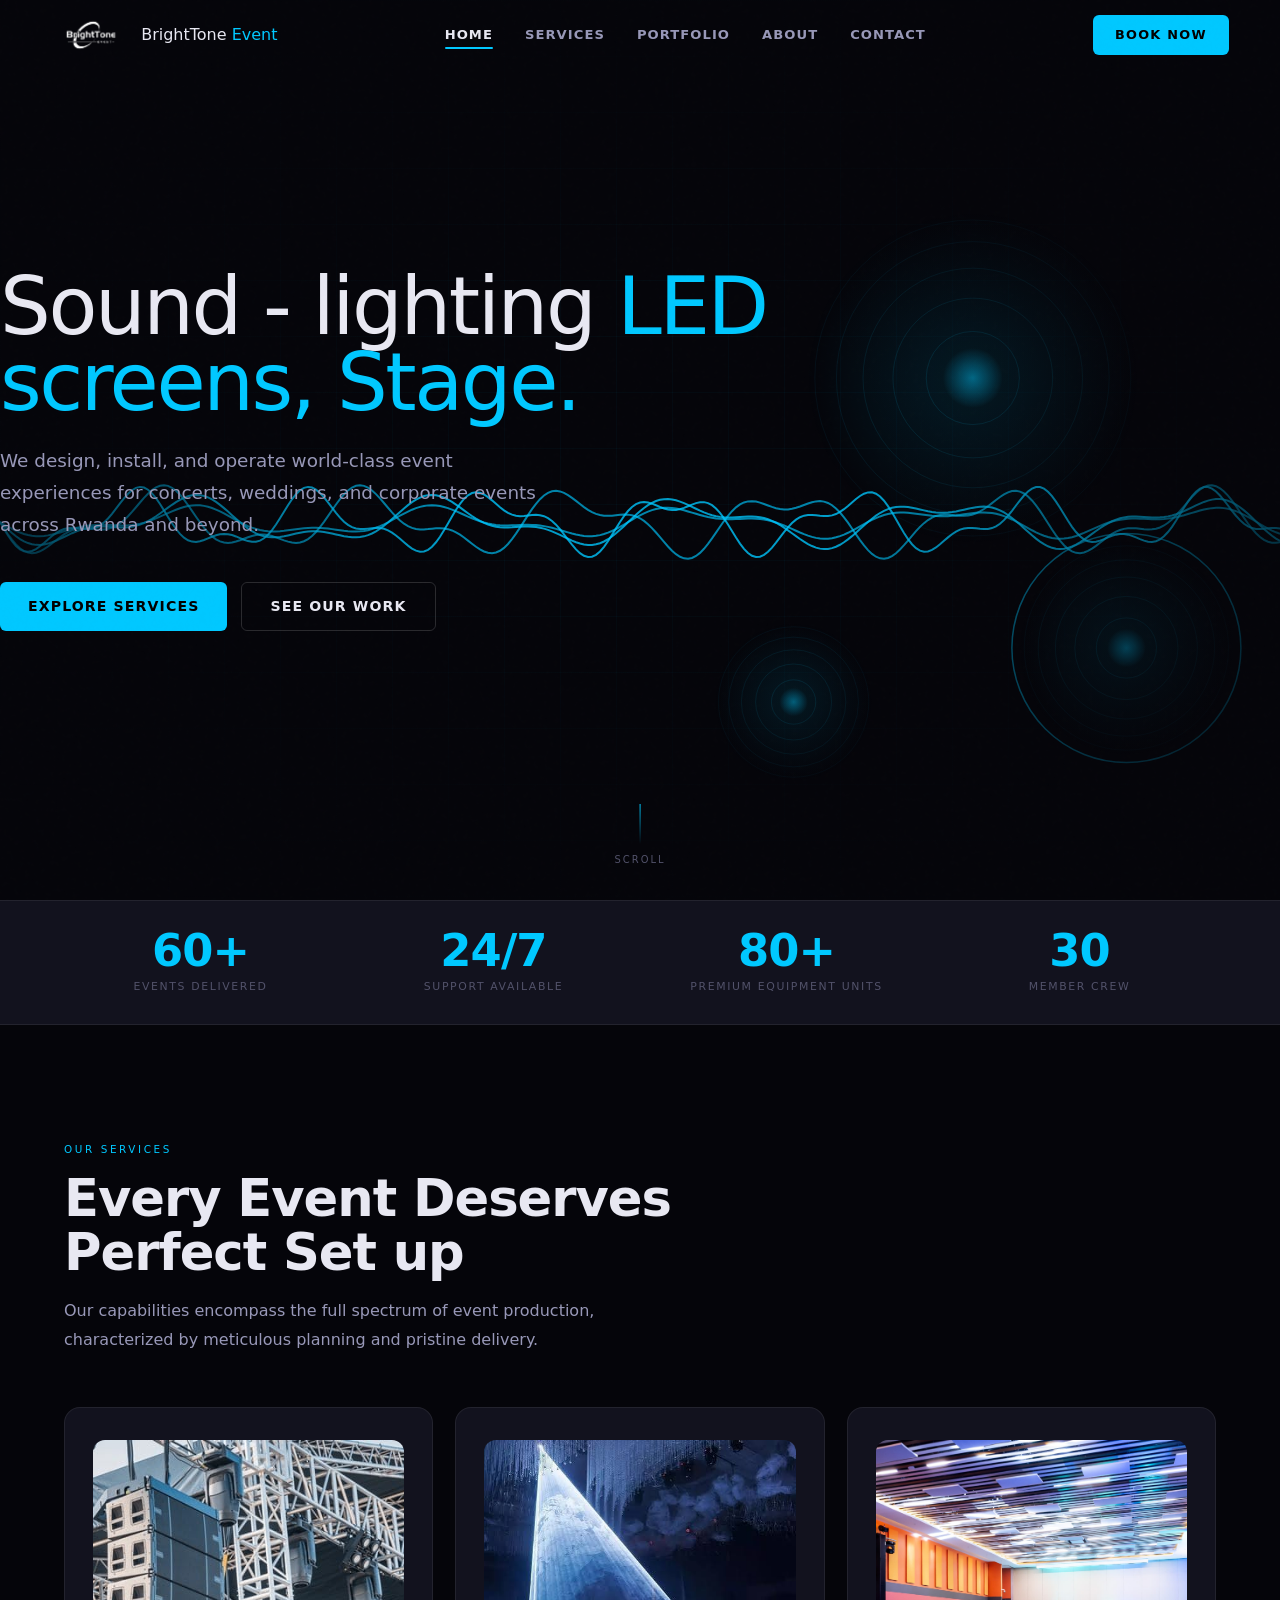
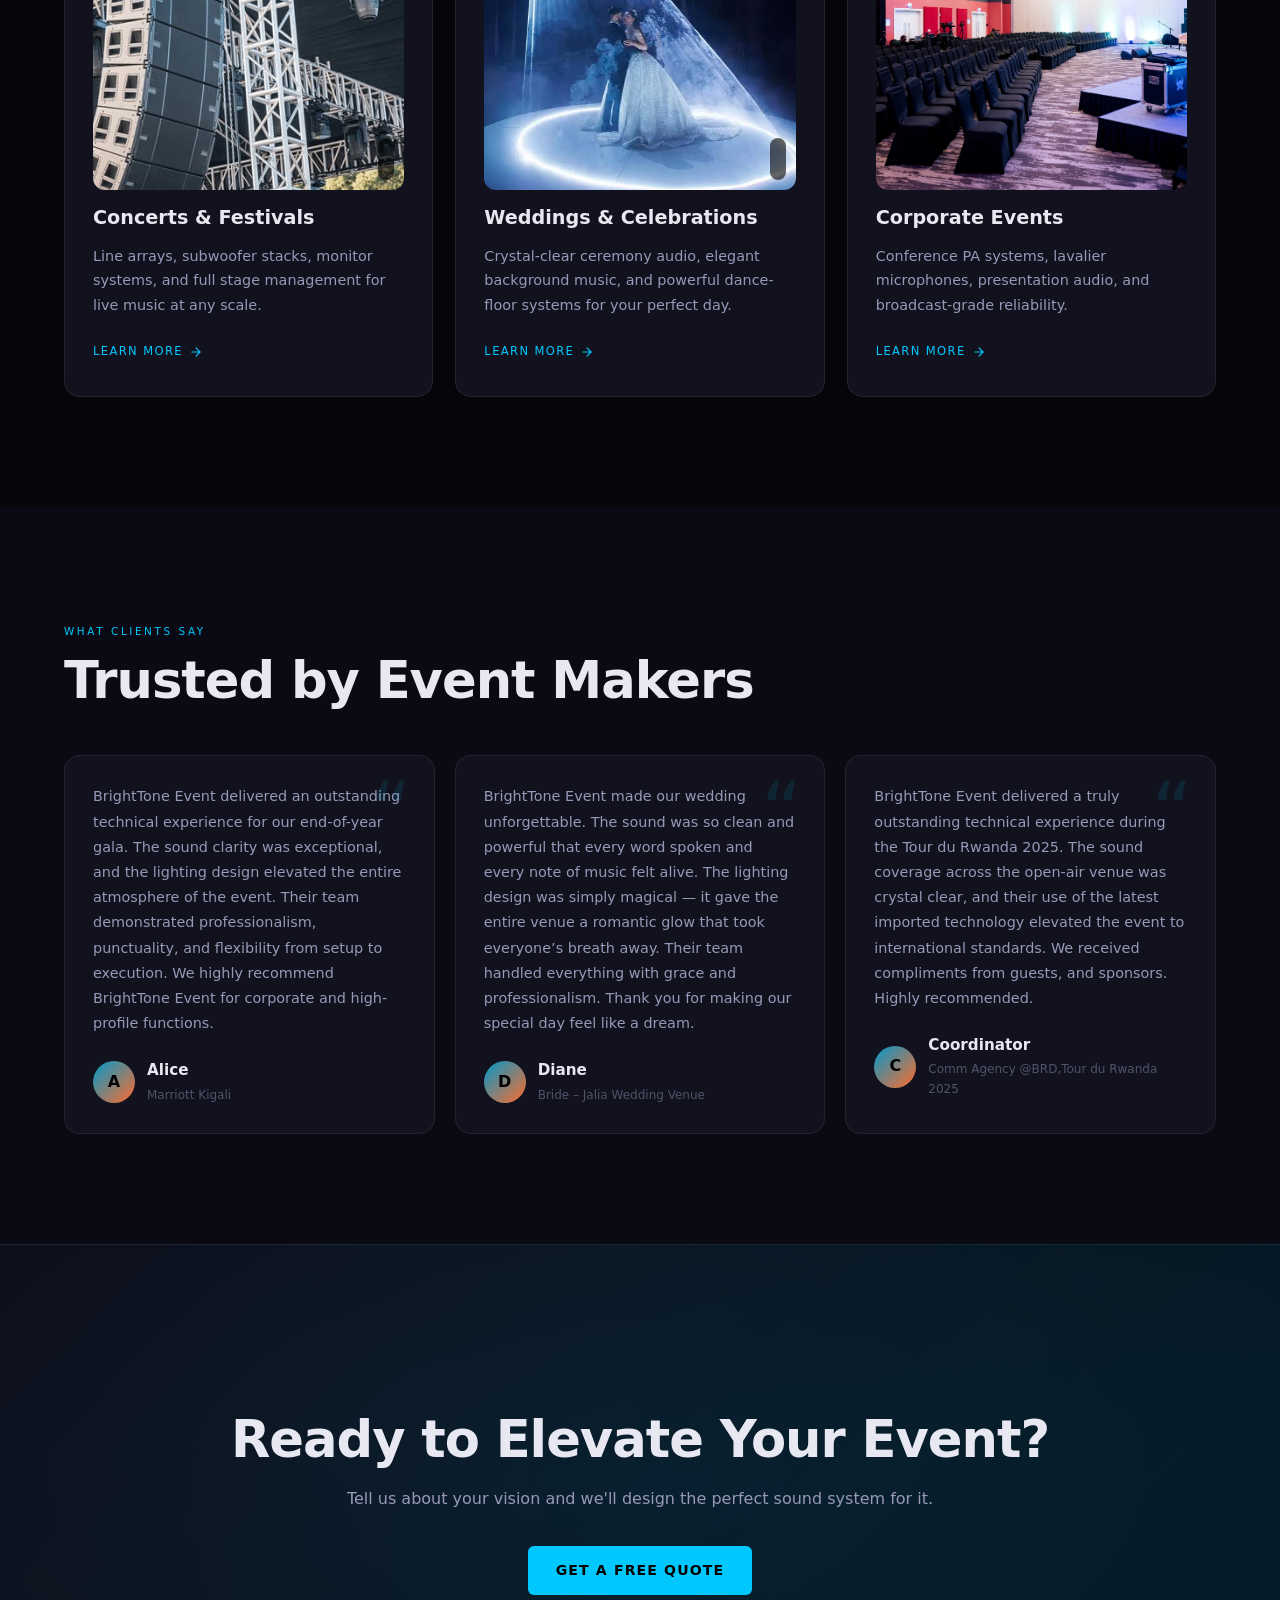
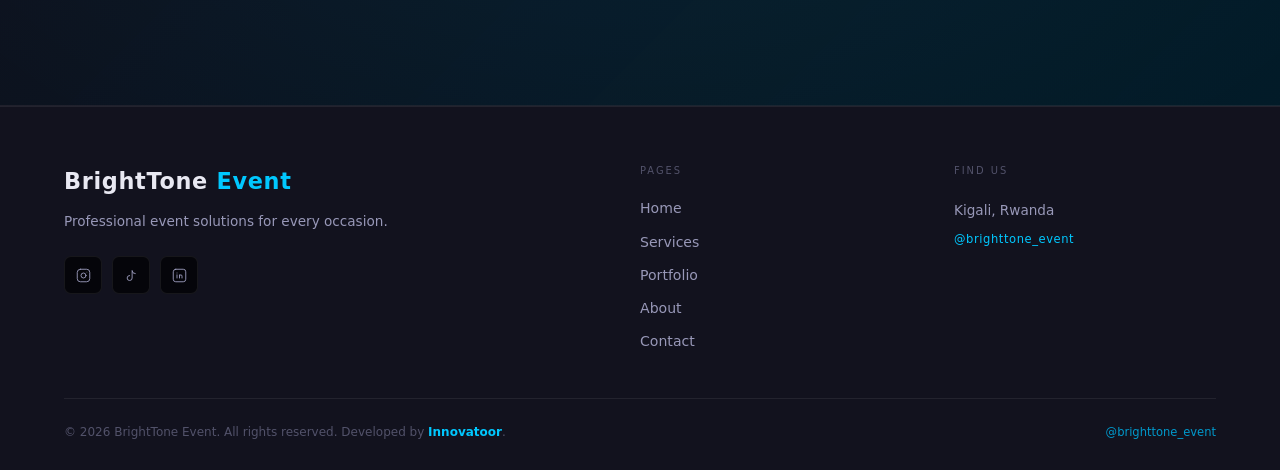
<file: index.html>
<!DOCTYPE html>
<html lang="en">

<head>
    <meta charset="UTF-8">
    <meta name="viewport" content="width=device-width,initial-scale=1">
    <meta name="description" content="BrightTone Event — Professional sound systems for concerts, weddings, and corporate events across Rwanda.">
    <title>BrightTone Event — Sound - lighting LED screens, Stage.</title>
    <link rel="stylesheet" href="css/style.css">
</head>

<body>
    <div class="noise"></div>
    <div id="loader">
        <div class="loader-ring"></div>
        <div class="loader-txt">Loading</div>
    </div>

    <!-- NAV -->
    <nav class="nav">
        <a href="index.html" class="nav-logo"></a>
        <div class="nav-links"></div>
        <a href="contact.html" class="nav-cta desktop" data-nav-cta></a>
        <button class="nav-burger" aria-label="Menu"><span></span><span></span><span></span></button>
    </nav>
    <div class="nav-drawer"></div>

    <!-- HERO -->
    <section class="hero">
        <canvas id="hero-canvas"></canvas>
        <div class="hero-grid"></div>
        <div class="hero-vignette"></div>
        <div class="hero-content">
            <div class="hero-badge ha d1"><span class="pulse"></span><span id="home-hero-badge"></span></div>
            <h1 class="hero-title ha d2" id="home-hero-title"></h1>
            <p class="hero-sub ha d3" id="home-hero-sub"></p>
            <div class="hero-btns ha d4">
                <a href="#" class="btn-primary" id="home-cta-primary"></a>
                <a href="#" class="btn-outline" id="home-cta-secondary"></a>
            </div>
        </div>
        <div class="scroll-hint">Scroll</div>
    </section>

    <!-- STATS -->
    <div class="stats-bar">
        <div class="stats-inner" id="stats-grid"></div>
    </div>

    <!-- SERVICES -->
    <section class="section">
        <div class="section-inner">
            <span class="lbl">OUR SERVICES</span>
            <h2 class="sec-title">Every Event Deserves<br>Perfect Set up</h2>
            <p class="sec-body">Our capabilities encompass the full spectrum of event production, characterized by meticulous planning and pristine delivery.</p>
            <div class="cards-grid" id="cards-grid"></div>
        </div>
    </section>

    <!-- TESTIMONIALS -->
    <section class="section dark-section">
        <div class="section-inner">
            <span class="lbl">What Clients Say</span>
            <h2 class="sec-title">Trusted by Event Makers</h2>
            <div class="testi-grid" id="testi-grid"></div>
        </div>
    </section>

    <!-- CTA BAND -->
    <section class="section cta-band">
        <div class="section-inner">
            <div class="abars" style="justify-content:center;margin-bottom:28px"></div>
            <h2 class="sec-title" id="cta-title"></h2>
            <p class="sec-body" id="cta-body"></p>
            <a href="#" class="btn-primary" id="cta-btn" style="display:inline-flex"></a>
        </div>
    </section>

    <!-- FOOTER -->
    <footer class="footer">
        <div class="footer-inner">
            <div>
                <div class="footer-brand-name"></div>
                <p class="footer-tagline"></p>
                <div class="footer-social"></div>
            </div>
            <div>
                <div class="fcol-title">Pages</div>
                <div class="flinks"></div>
            </div>
            <div>
                <div class="fcol-title">Find Us</div>
                <div style="font-size:.85rem;color:var(--text2);line-height:2">
                    Kigali, Rwanda<br>
                    <a href="https://www.instagram.com/brighttone_event/" target="_blank" class="footer-ig"></a>
                </div>

            </div>
        </div>
        <div class="footer-bottom">
            <span class="footer-copy"></span>
            <a href="https://www.instagram.com/brighttone_event/" target="_blank" rel="noopener" style="font-size:.72rem;color:var(--primary2)">@brighttone_event</a>
        </div>
    </footer>

    <script src="js/main.js"></script>
</body>

</html>
</file>
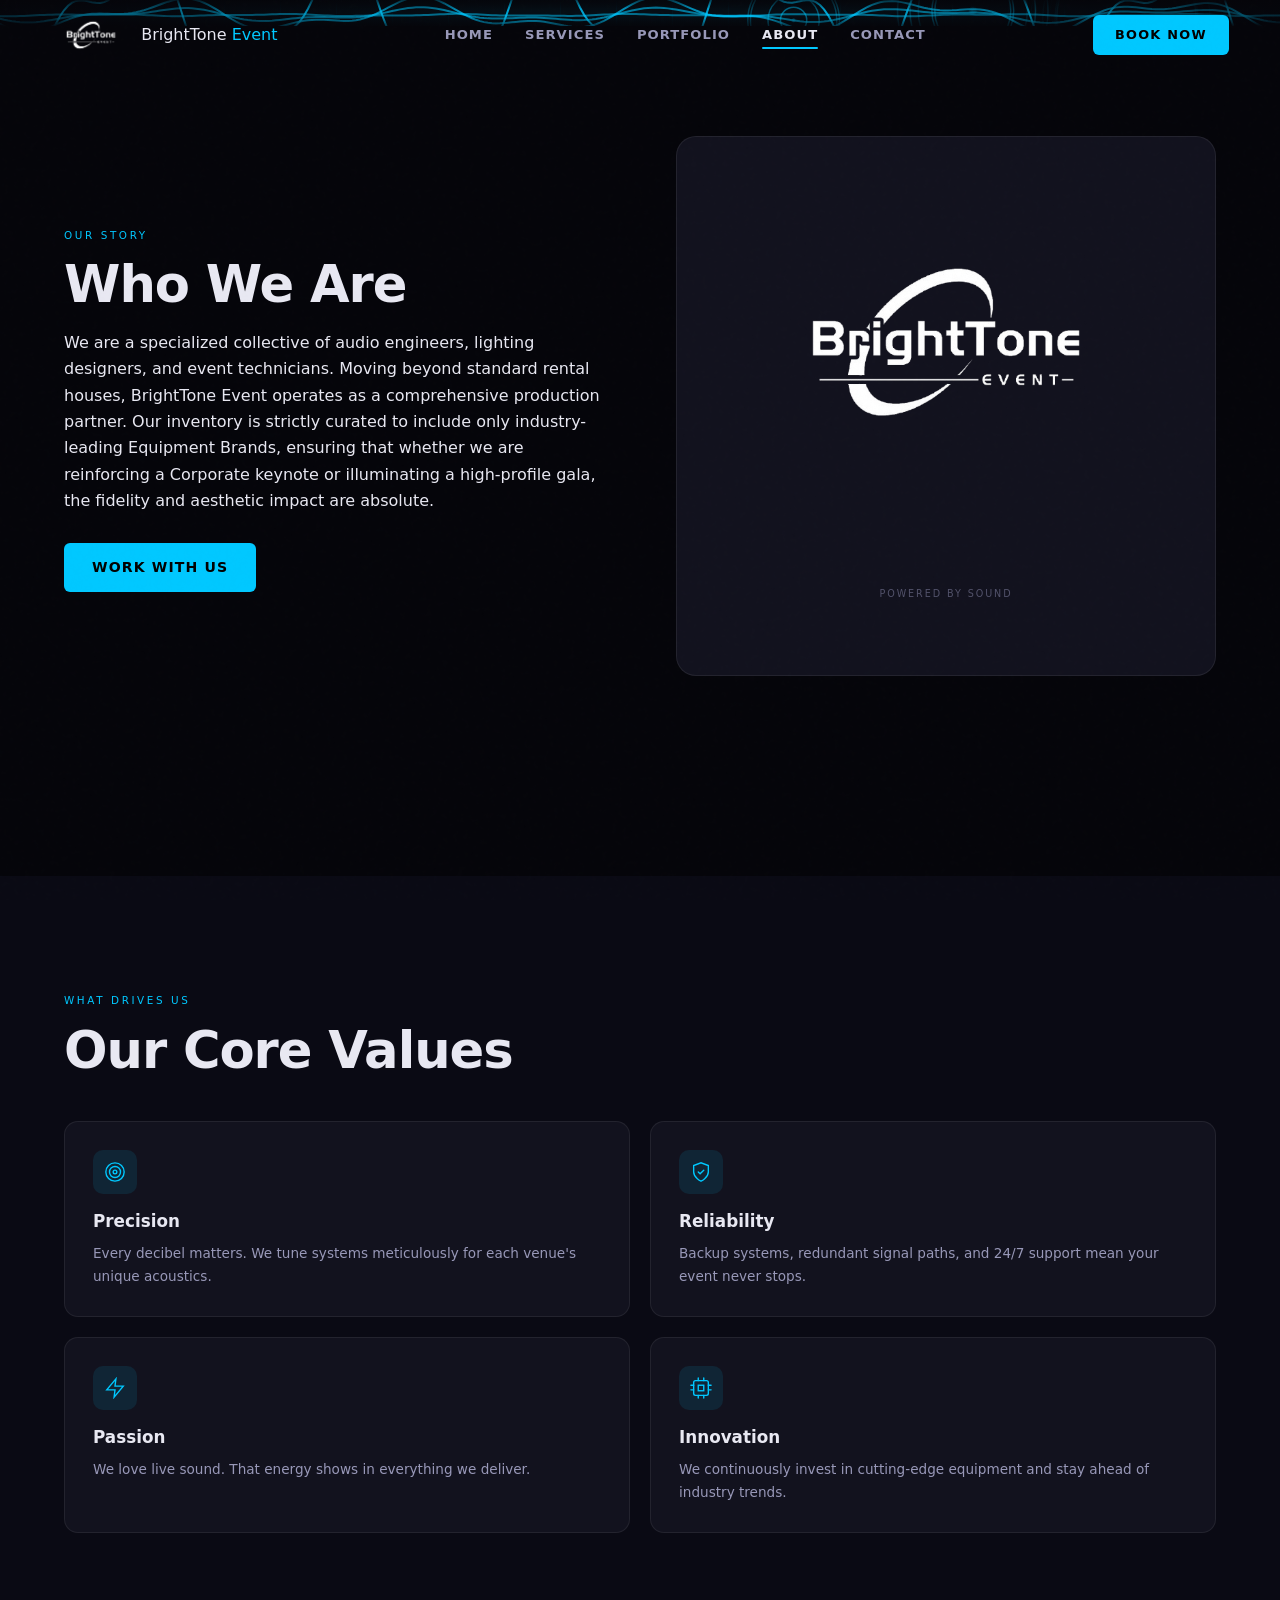
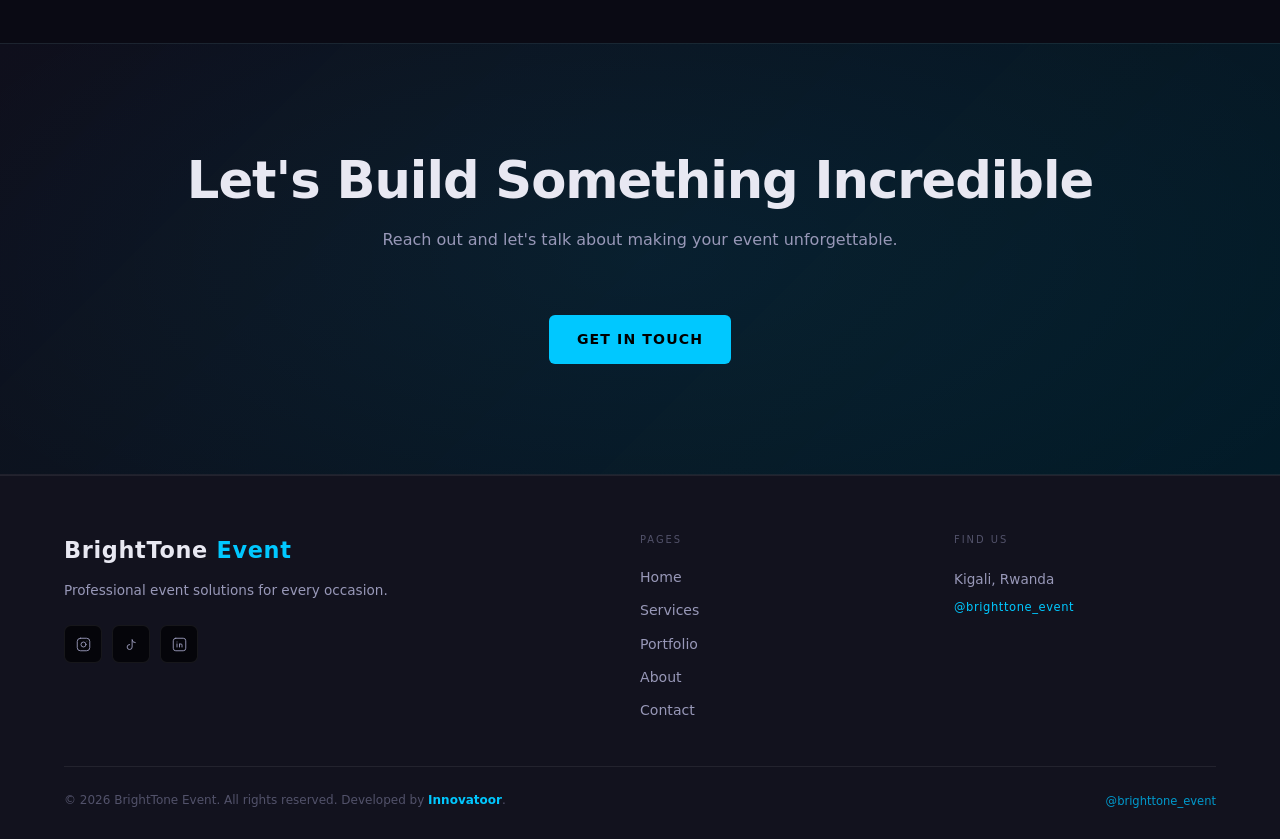
<file: about.html>
<!DOCTYPE html>
<html lang="en">

<head>
    <meta charset="UTF-8">
    <meta name="viewport" content="width=device-width,initial-scale=1">
    <title>About — BrightTone Event</title>
    <link rel="stylesheet" href="css/style.css">
</head>

<body>
    <div class="noise"></div>
    <div id="loader">
        <div class="loader-ring"></div>
        <div class="loader-txt">Loading</div>
    </div>

    <nav class="nav scrolled">
        <a href="index.html" class="nav-logo"></a>
        <div class="nav-links"></div>
        <a href="contact.html" class="nav-cta desktop" data-nav-cta></a>
        <button class="nav-burger" aria-label="Menu"><span></span><span></span><span></span></button>
    </nav>
    <div class="nav-drawer"></div>

    <div class="page-hero">
        <canvas id="page-canvas"></canvas>
        <div class="hero-grid"></div>
        <div class="hero-vignette"></div>
        <div class="page-hero-inner">
            <span class="lbl"></span>

        </div>
    </div>

    <section class="section">

        <div class="section-inner">

            <div class="about-story reveal">

                <div>

                    <span class="lbl">Our Story</span>

                    <h2 class="sec-title">Who We Are</h2>

                    <div id="about-story-text"></div>

                    <a href="contact.html" class="btn-primary" style="display:inline-flex;margin-top:28px">Work With Us</a>

                </div>

                <div class="about-visual">

                   
                    <img src="img/logo2.png" alt="Logo" style="width:440px;height:auto;margin-bottom:20px;">

                    <div class="abars" style="height:60px;align-items:center"></div>

                    <span>Powered by Sound</span>

                </div>

            </div>

        </div>

    </section>

    <section class="section dark-section">
        <div class="section-inner">
            <span class="lbl">What Drives Us</span>
            <h2 class="sec-title">Our Core Values</h2>
            <div class="vals-grid" id="vals-grid"></div>
        </div>
    </section>

    <!-- <section class="section">
        <div class="section-inner">
            <span class="lbl">The People</span>
            <h2 class="sec-title">Meet the Team</h2>
            <div class="team-grid" id="team-grid"></div>
        </div>
    </section>-->

    <section class="section cta-band">
        <div class="section-inner">
            <h2 class="sec-title">Let's Build Something Incredible</h2>
            <p class="sec-body">Reach out and let's talk about making your event unforgettable.</p>
            <a href="contact.html" class="btn-primary" style="display:inline-flex;margin-top:28px">Get In Touch</a>
        </div>
    </section>

    <footer class="footer">
        <div class="footer-inner">
            <div>
                <div class="footer-brand-name"></div>
                <p class="footer-tagline"></p>
                <div class="footer-social"></div>
            </div>
            <div>
                <div class="fcol-title">Pages</div>
                <div class="flinks"></div>
            </div>
            <div>
                <div class="fcol-title">Find Us</div>
                <div style="font-size:.85rem;color:var(--text2);line-height:2">Kigali, Rwanda<br>
                    <a href="https://www.instagram.com/brighttone_event/" target="_blank" class="footer-ig"></a>
                </div>
            </div>
        </div>
        <div class="footer-bottom"><span class="footer-copy"></span><a href="https://www.instagram.com/brighttone_event/" target="_blank" rel="noopener" style="font-size:.72rem;color:var(--primary2)">@brighttone_event</a></div>
    </footer>
    <script src="js/main.js"></script>
</body>

</html>
</file>
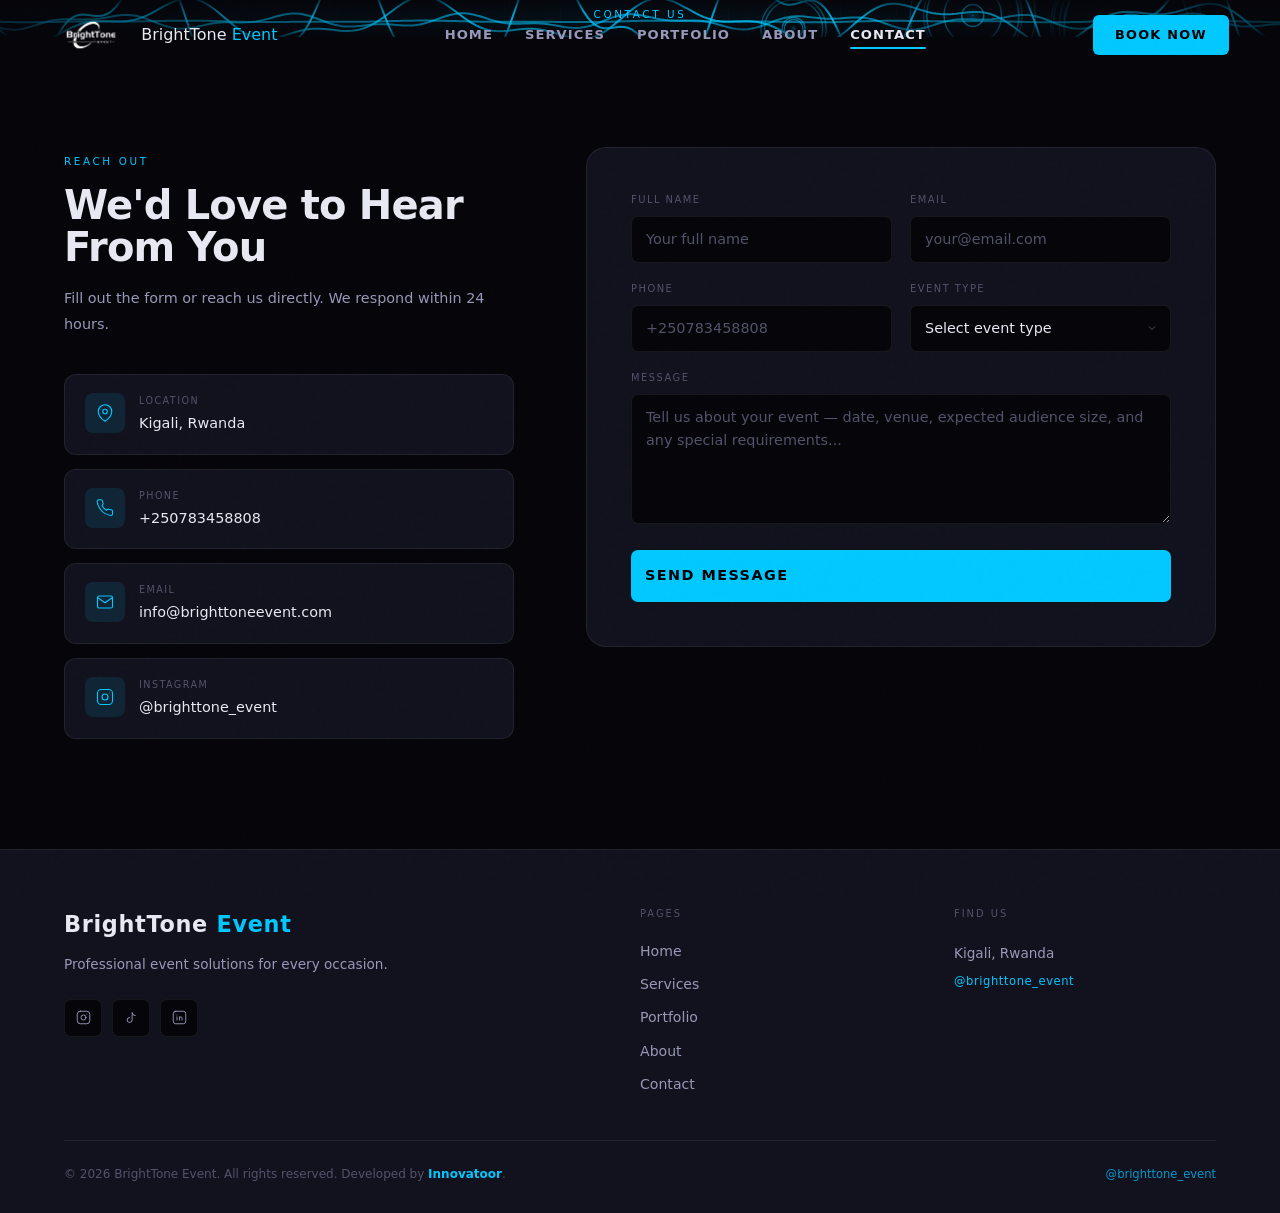
<file: contact.html>
<!DOCTYPE html>
<html lang="en">

<head>
    <meta charset="UTF-8">
    <meta name="viewport" content="width=device-width,initial-scale=1">
    <title>Contact — BrightTone Event</title>
    <link rel="stylesheet" href="css/style.css">
</head>

<body>
    <div class="noise"></div>
    <div id="loader">
        <div class="loader-ring"></div>
        <div class="loader-txt">Loading</div>
    </div>

    <nav class="nav scrolled">
        <a href="index.html" class="nav-logo"></a>
        <div class="nav-links"></div>
        <a href="contact.html" class="nav-cta desktop" data-nav-cta></a>
        <button class="nav-burger" aria-label="Menu"><span></span><span></span><span></span></button>
    </nav>
    <div class="nav-drawer"></div>

    <div class="page-hero">
        <canvas id="page-canvas"></canvas>
        <div class="hero-grid"></div>
        <div class="hero-vignette"></div>
        <div class="page-hero-inner">
            <span class="lbl">Contact Us</span>

        </div>
    </div>

    <section class="section">
        <div class="section-inner">
            <div class="contact-wrap">
                <div>
                    <span class="lbl">Reach Out</span>
                    <h2 class="sec-title" style="font-size:clamp(1.6rem,3.5vw,2.5rem)">We'd Love to Hear From You</h2>
                    <p class="sec-body" style="font-size:.9rem">Fill out the form or reach us directly. We respond within 24 hours.</p>
                    <div class="contact-info" id="contact-info"></div>
                </div>

                <div class="contact-form reveal">
                    <form id="contact-form" novalidate>
                        <div class="frow">
                            <div><label class="flbl" for="f-name">Full Name</label><input class="finput" id="f-name" type="text" placeholder="Your full name" required autocomplete="name"></div>
                            <div><label class="flbl" for="f-email">Email</label><input class="finput" id="f-email" type="email" placeholder="your@email.com" required autocomplete="email"></div>
                        </div>
                        <div class="frow">
                            <div><label class="flbl" for="f-phone">Phone</label><input class="finput" id="f-phone" type="tel" placeholder="+250783458808" autocomplete="tel"></div>
                            <div><label class="flbl" for="form-event">Event Type</label><select class="fselect" id="form-event" required></select></div>
                        </div>
                        <div class="fgroup">
                            <label class="flbl" for="f-msg">Message</label>
                            <textarea class="ftextarea" id="f-msg" placeholder="Tell us about your event — date, venue, expected audience size, and any special requirements..." required></textarea>
                        </div>
                        <button type="submit" class="fsubmit btn-primary" id="form-submit">Send Message</button>
                    </form>
                    <div class="fsuccess" id="form-success">
                        <div class="fsuccess-icon">✅</div>
                        <div class="fsuccess-title">Message Sent!</div>
                        <p class="fsuccess-body"></p>
                    </div>
                </div>
            </div>
        </div>
    </section>

    <footer class="footer">
        <div class="footer-inner">
            <div>
                <div class="footer-brand-name"></div>
                <p class="footer-tagline"></p>
                <div class="footer-social"></div>
            </div>
            <div>
                <div class="fcol-title">Pages</div>
                <div class="flinks"></div>
            </div>
            <div>
                <div class="fcol-title">Find Us</div>
                <div style="font-size:.85rem;color:var(--text2);line-height:2">Kigali, Rwanda<br>
                    <a href="https://www.instagram.com/brighttone_event/" target="_blank" class="footer-ig"></a>
                </div>
            </div>
        </div>
        <div class="footer-bottom"><span class="footer-copy"></span><a href="https://www.instagram.com/brighttone_event/" target="_blank" rel="noopener" style="font-size:.72rem;color:var(--primary2)">@brighttone_event</a></div>
    </footer>
    <script src="js/main.js"></script>
</body>

</html>
</file>
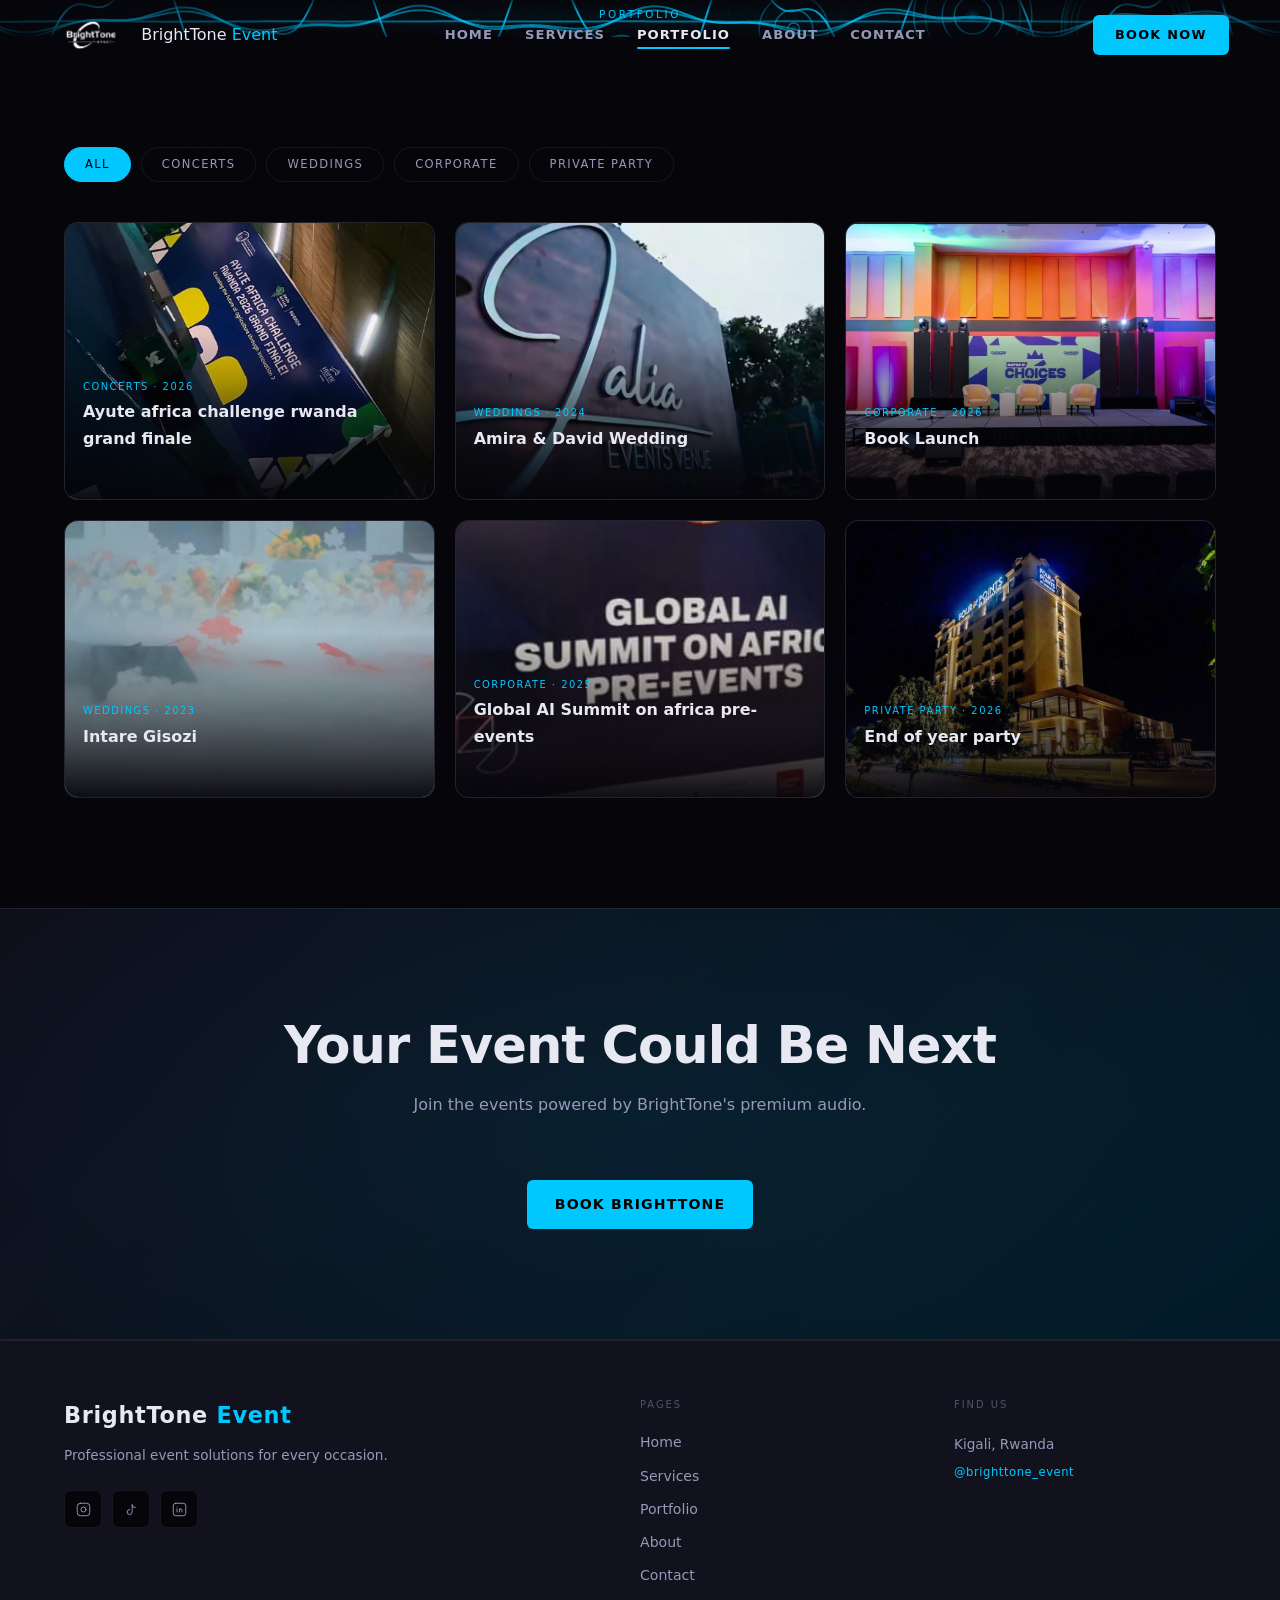
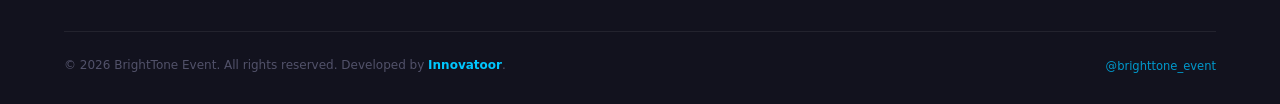
<file: portfolio.html>
<!DOCTYPE html>
<html lang="en">

<head>
    <meta charset="UTF-8">
    <meta name="viewport" content="width=device-width,initial-scale=1">
    <title>Portfolio — BrightTone Event</title>
    <link rel="stylesheet" href="css/style.css">
</head>

<body>
    <div class="noise"></div>
    <div id="loader">
        <div class="loader-ring"></div>
        <div class="loader-txt">Loading</div>
    </div>

    <nav class="nav scrolled">
        <a href="index.html" class="nav-logo"></a>
        <div class="nav-links"></div>
        <a href="contact.html" class="nav-cta desktop" data-nav-cta></a>
        <button class="nav-burger" aria-label="Menu"><span></span><span></span><span></span></button>
    </nav>
    <div class="nav-drawer"></div>

    <div class="page-hero">
        <canvas id="page-canvas"></canvas>
        <div class="hero-grid"></div>
        <div class="hero-vignette"></div>
        <div class="page-hero-inner">
            <span class="lbl">Portfolio</span>
            <!-- <h1 class="sec-title" style="max-width:700px;margin:0 auto 16px">Events We've Powered</h1>
            <p class="sec-body" style="margin:0 auto;text-align:center">A selection of memorable events where BrightTone delivered exceptional audio.</p>-->
        </div>
    </div>

    <section class="section">
        <div class="section-inner">
            <div class="filter-row" id="port-filter"></div>
            <div class="port-grid" id="port-grid"></div>
        </div>
    </section>

    <section class="section cta-band">
        <div class="section-inner">
            <h2 class="sec-title">Your Event Could Be Next</h2>
            <p class="sec-body">Join the events powered by BrightTone's premium audio.</p>
            <a href="contact.html" class="btn-primary" style="display:inline-flex;margin-top:28px">Book BrightTone</a>
        </div>
    </section>

    <footer class="footer">
        <div class="footer-inner">
            <div>
                <div class="footer-brand-name"></div>
                <p class="footer-tagline"></p>
                <div class="footer-social"></div>
            </div>
            <div>
                <div class="fcol-title">Pages</div>
                <div class="flinks"></div>
            </div>
            <div>
                <div class="fcol-title">Find Us</div>
                <div style="font-size:.85rem;color:var(--text2);line-height:2">Kigali, Rwanda<br>
                    <a href="https://www.instagram.com/brighttone_event/" target="_blank" class="footer-ig"></a>
                </div>
            </div>
        </div>
        <div class="footer-bottom"><span class="footer-copy"></span><a href="https://www.instagram.com/brighttone_event/" target="_blank" rel="noopener" style="font-size:.72rem;color:var(--primary2)">@brighttone_event</a></div>
    </footer>
    <script src="js/main.js"></script>
</body>

</html>
</file>
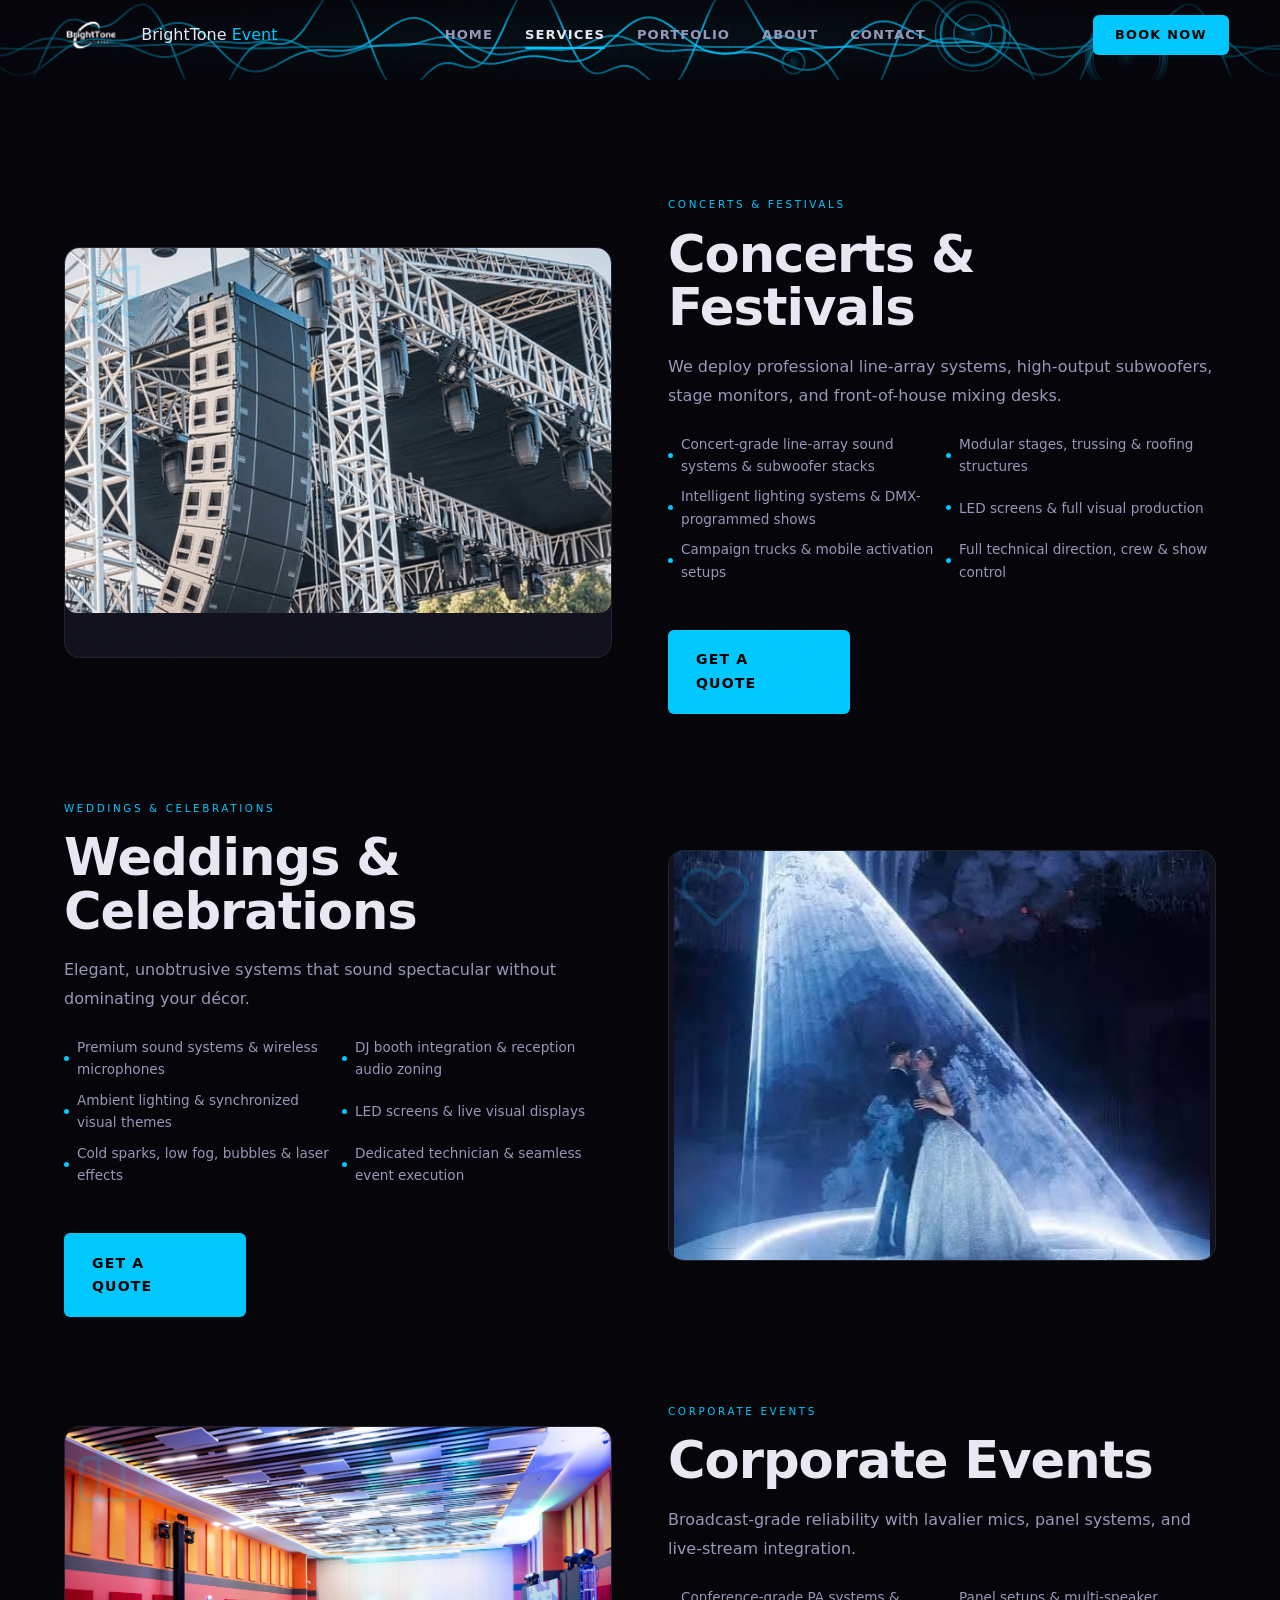
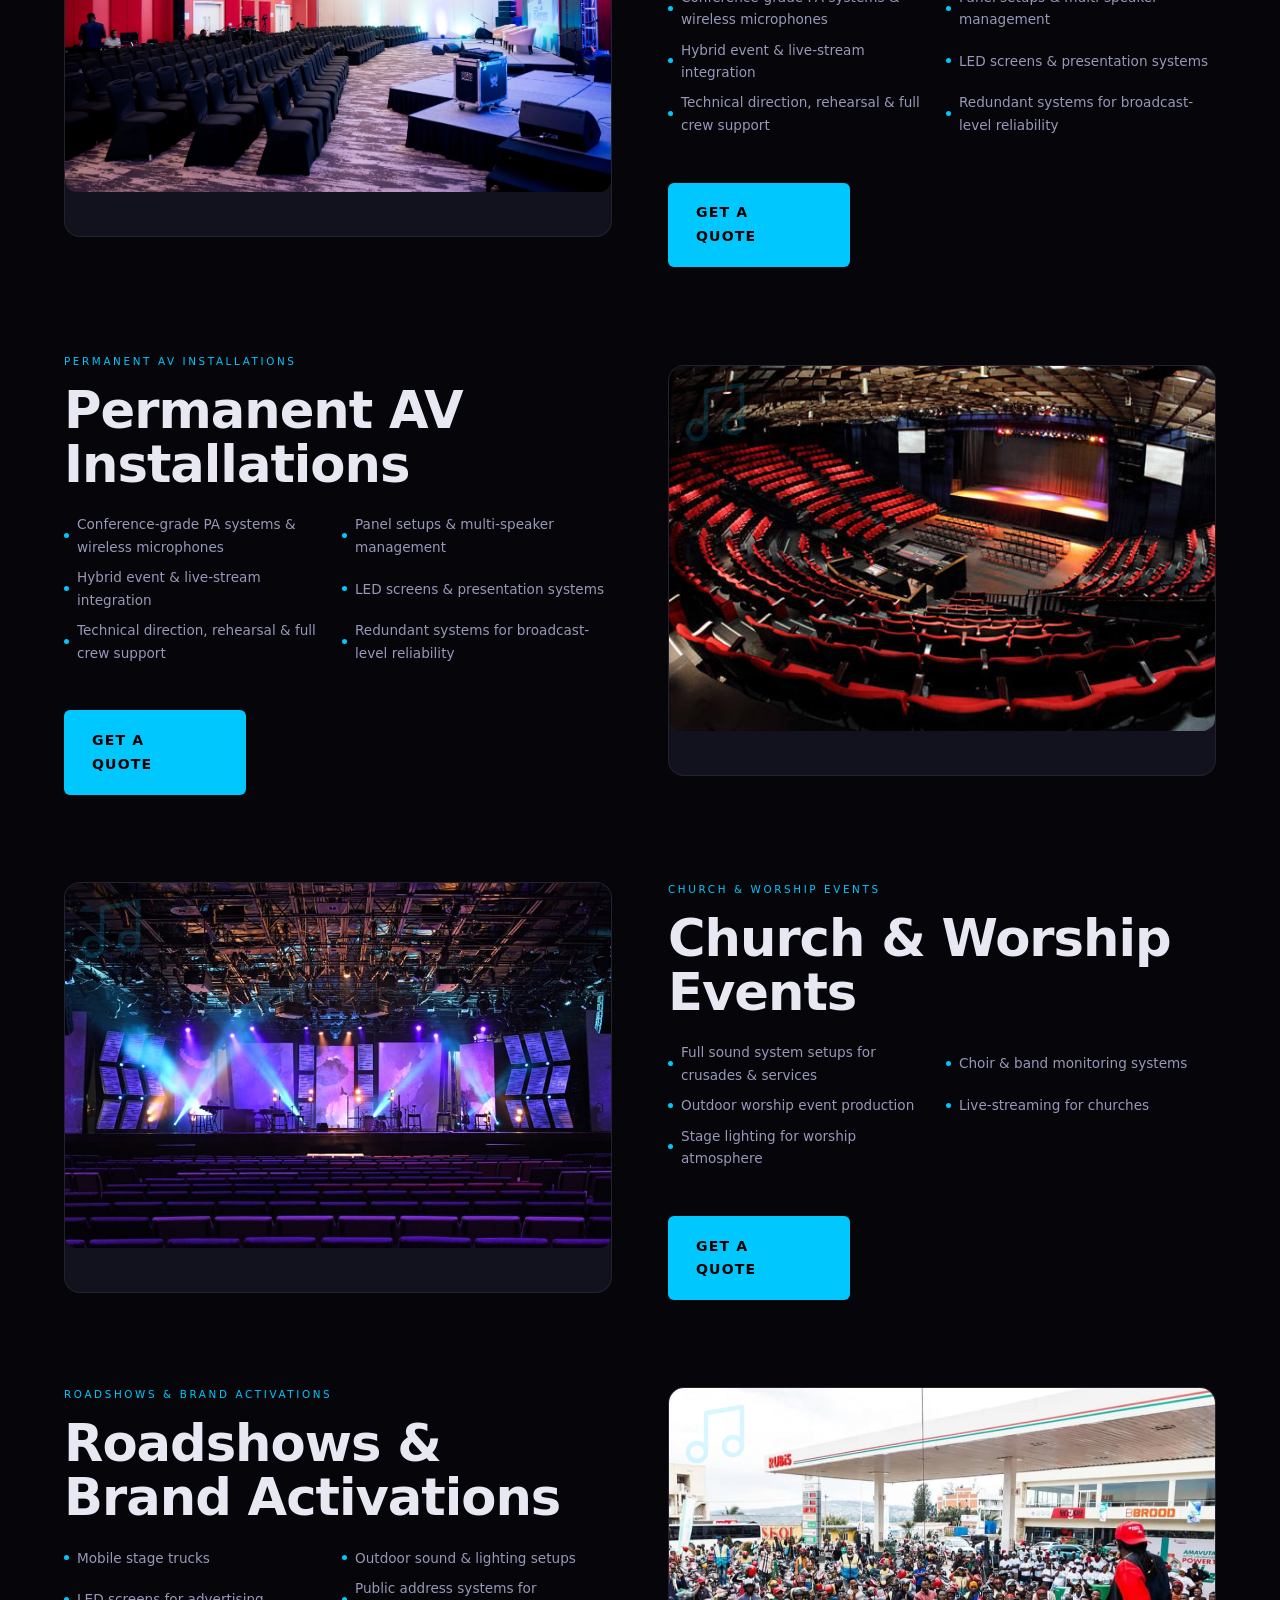
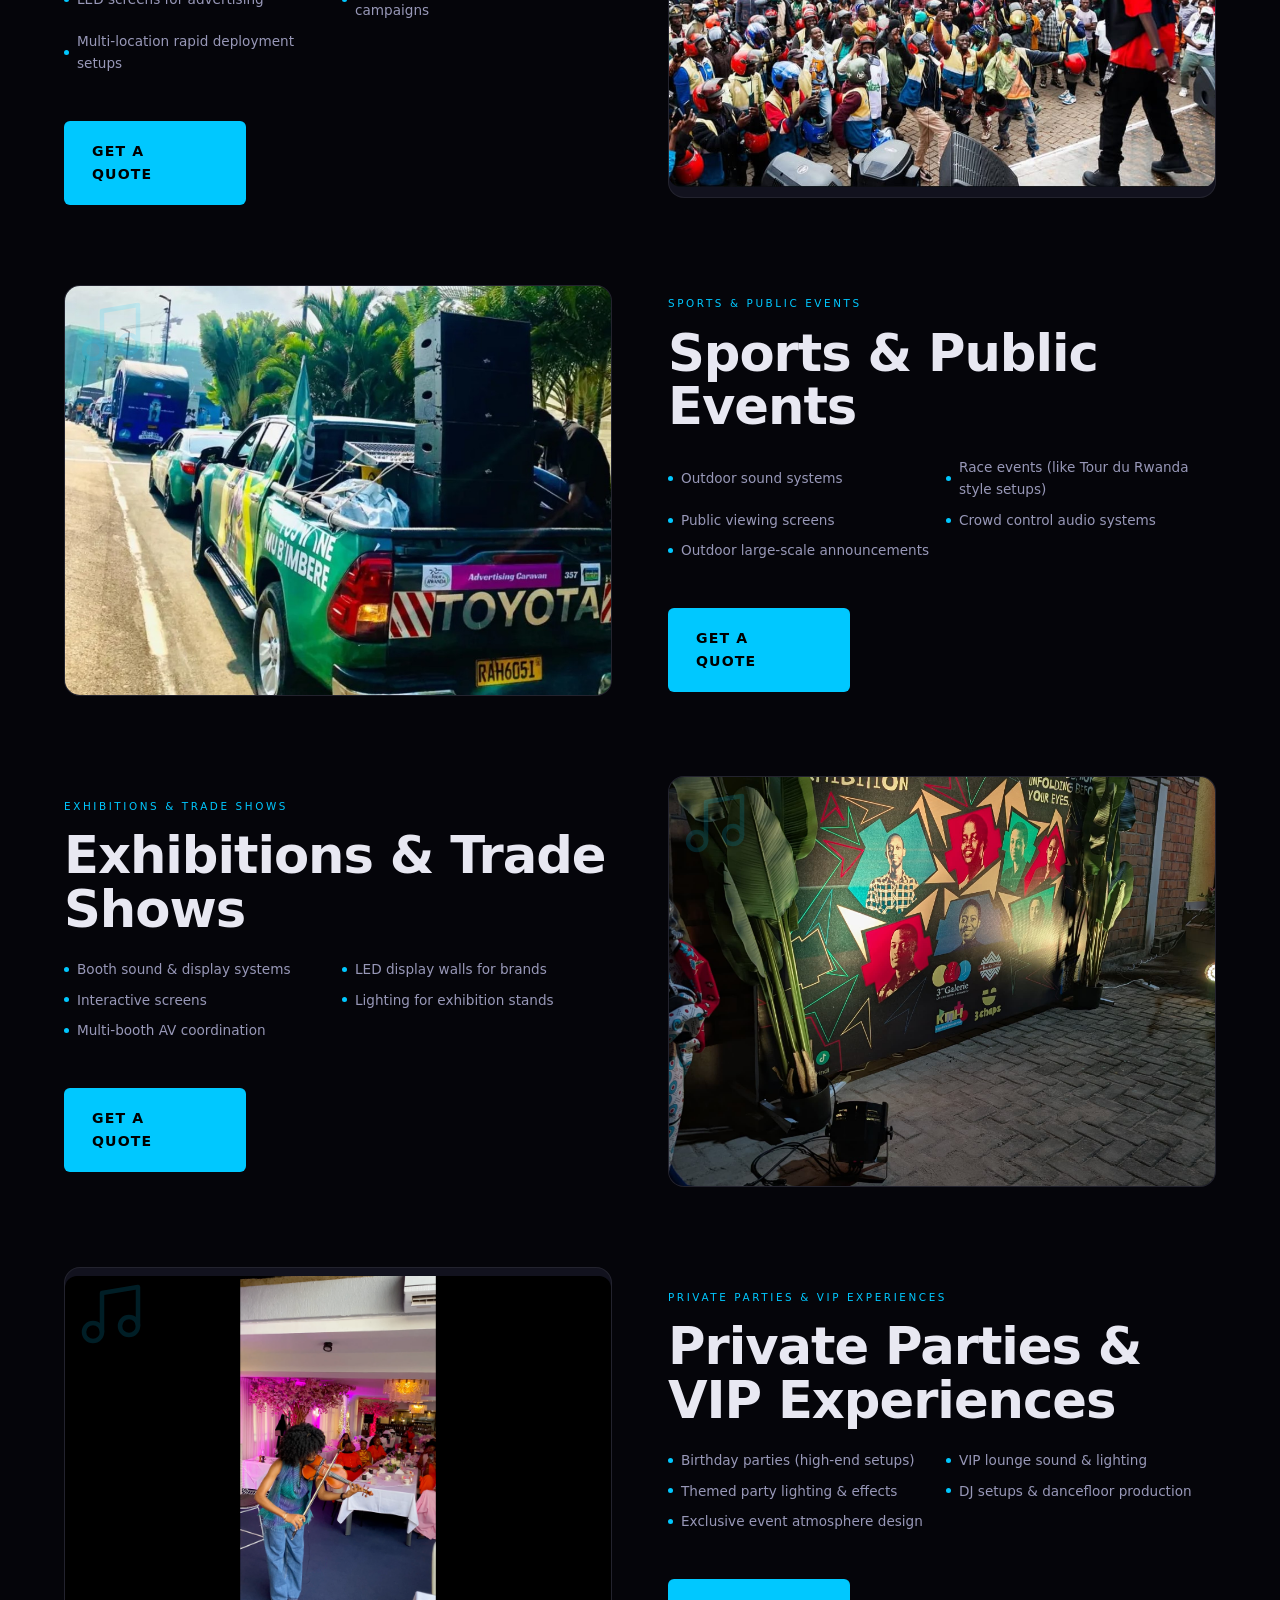
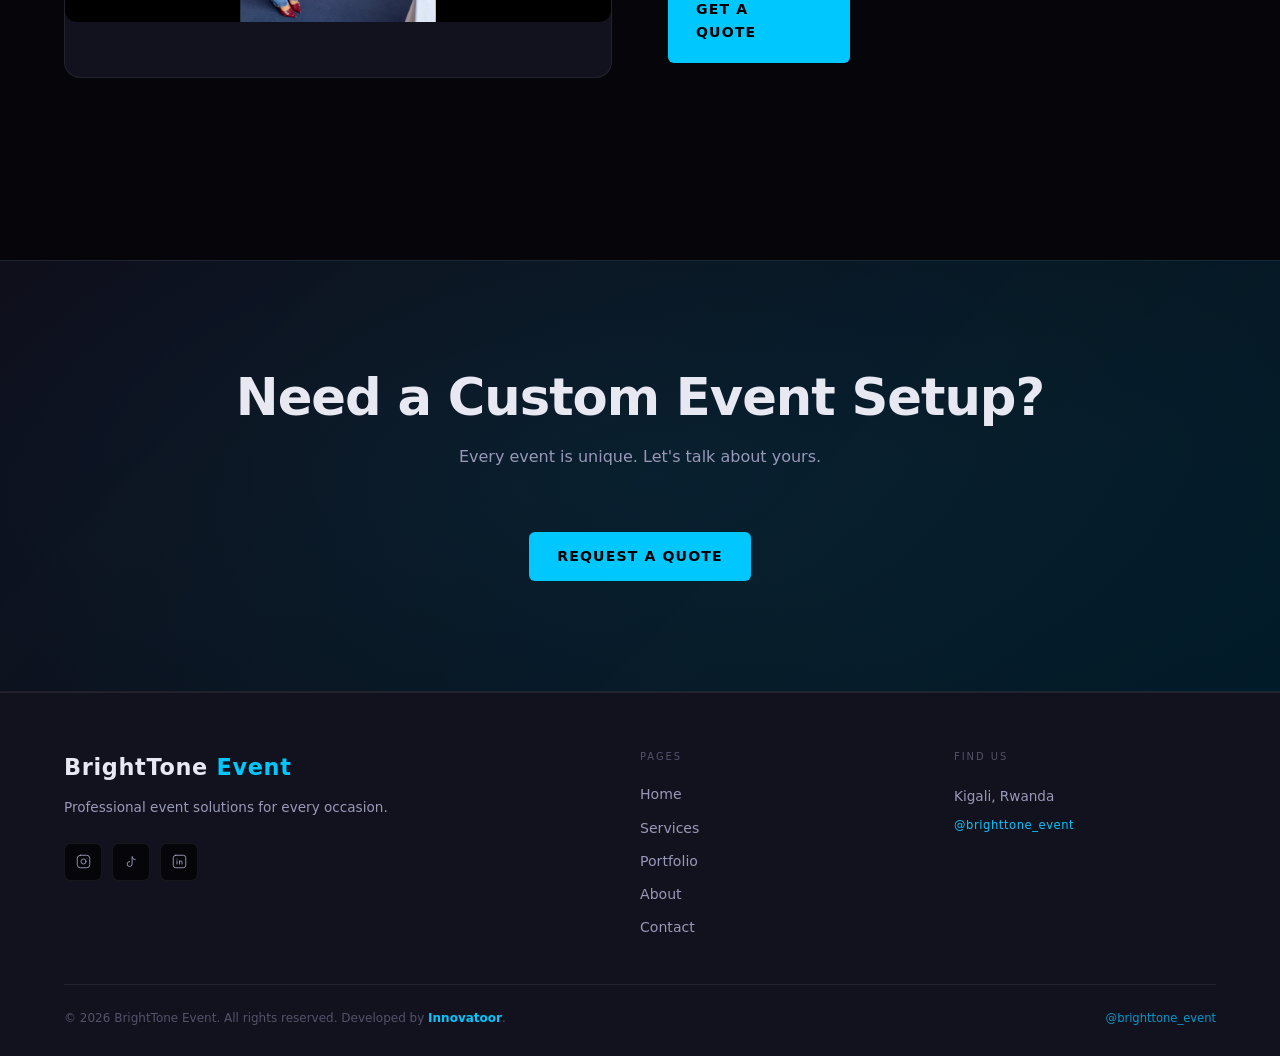
<file: services.html>
<!DOCTYPE html>
<html lang="en">

<head>
    <meta charset="UTF-8">
    <meta name="viewport" content="width=device-width,initial-scale=1">
    <title>Services — BrightTone Event</title>
    <link rel="stylesheet" href="css/style.css">
</head>

<body>
    <div class="noise"></div>
    <div id="loader">
        <div class="loader-ring"></div>
        <div class="loader-txt">Loading</div>
    </div>

    <nav class="nav scrolled">
        <a href="index.html" class="nav-logo"></a>
        <div class="nav-links"></div>
        <a href="contact.html" class="nav-cta desktop" data-nav-cta></a>
        <button class="nav-burger" aria-label="Menu"><span></span><span></span><span></span></button>
    </nav>
    <div class="nav-drawer"></div>

    <div class="page-hero">
        <canvas id="page-canvas"></canvas>
        <div class="hero-grid"></div>
        <div class="hero-vignette"></div>
        <div class="page-hero-inner">
            <span class="lbl" id="svc-hero-lbl"></span>
            <h1 class="sec-title" id="svc-hero-title" style="max-width:700px;margin:0 auto 16px"></h1>
            <p class="sec-body" id="svc-hero-body" style="margin:0 auto;text-align:center"></p>
            <div class="abars" style="justify-content:center;margin-top:24px"></div>
        </div>
    </div>

    <section class="section">
        <div class="section-inner">
            <div class="svc-items" id="svc-list"></div>
           
        </div>
    </section>

    <section class="section cta-band">
        <div class="section-inner">
            <h2 class="sec-title">Need a Custom Event Setup?</h2>
            <p class="sec-body">Every event is unique. Let's talk about yours.</p>
            <a href="contact.html" class="btn-primary" style="display:inline-flex;margin-top:28px">Request a Quote</a>
        </div>
    </section>

    <footer class="footer">
        <div class="footer-inner">
            <div>
                <div class="footer-brand-name"></div>
                <p class="footer-tagline"></p>
                <div class="footer-social"></div>
            </div>
            <div>
                <div class="fcol-title">Pages</div>
                <div class="flinks"></div>
            </div>
            <div>
                <div class="fcol-title">Find Us</div>
                <div style="font-size:.85rem;color:var(--text2);line-height:2">Kigali, Rwanda<br>
                    <a href="https://www.instagram.com/brighttone_event/" target="_blank" class="footer-ig"></a>
                </div>
            </div>
        </div>
        <div class="footer-bottom"><span class="footer-copy"></span><a href="https://www.instagram.com/brighttone_event/" target="_blank" rel="noopener" style="font-size:.72rem;color:var(--primary2)">@brighttone_event</a></div>
    </footer>
    <script src="js/main.js"></script>
</body>

</html>
</file>
<file: css/style.css>
/* BrightTone Event — CSS */

:root {
    --bg: #05050a;
    --bg2: #0a0a14;
    --bg3: #0f0f1c;
    --surface: #12121e;
    --surface2: #181828;
    --border: rgba(255, 255, 255, 0.07);
    --borderglow: rgba(0, 200, 255, 0.3);
    --primary: #00c8ff;
    --primary2: #0099cc;
    --accent: #ff6b2b;
    --gold: #ffd166;
    --text: #e8e8f2;
    --text2: #9898b8;
    --text3: #52526a;
    --navh: 70px;
    --ease: cubic-bezier(.4, 0, .2, 1);
}

*,
*::before,
*::after {
    box-sizing: border-box;
    margin: 0;
    padding: 0
}

html {
    scroll-behavior: smooth;
    font-size: 16px
}

body {
    font-family: -apple-system, 'Segoe UI', system-ui, sans-serif;
    background: var(--bg);
    color: var(--text);
    line-height: 1.65;
    overflow-x: hidden;
    -webkit-font-smoothing: antialiased;
}

img {
    display: block;
    max-width: 100%;
    object-fit: cover
}

a {
    color: inherit;
    text-decoration: none
}

ul {
    list-style: none
}

button {
    cursor: pointer;
    border: none;
    background: none;
    font: inherit;
    color: inherit
}

input,
select,
textarea {
    font: inherit
}

::-webkit-scrollbar {
    width: 4px
}

::-webkit-scrollbar-track {
    background: var(--bg)
}

::-webkit-scrollbar-thumb {
    background: var(--primary2);
    border-radius: 4px
}

::selection {
    background: var(--primary);
    color: #000
}


/* ── LOADER ── */

#loader {
    position: fixed;
    inset: 0;
    z-index: 9999;
    background: var(--bg);
    display: flex;
    align-items: center;
    justify-content: center;
    flex-direction: column;
    gap: 20px;
    transition: opacity .5s, visibility .5s;
}

#loader.done {
    opacity: 0;
    visibility: hidden;
    pointer-events: none
}

.loader-ring {
    width: 44px;
    height: 44px;
    border: 2px solid var(--border);
    border-top-color: var(--primary);
    border-radius: 50%;
    animation: spin .8s linear infinite;
}

.loader-txt {
    font-size: .65rem;
    letter-spacing: .25em;
    color: var(--text3);
    text-transform: uppercase;
}

@keyframes spin {
    to {
        transform: rotate(360deg)
    }
}


/* ── NAV ── */

.nav {
    position: fixed;
    top: 0;
    left: 0;
    right: 0;
    z-index: 800;
    height: var(--navh);
    display: flex;
    align-items: center;
    justify-content: space-between;
    padding: 0 clamp(16px, 4vw, 72px);
    transition: background .3s var(--ease), border-color .3s;
}

.nav.scrolled {
    background: rgba(5, 5, 10, .9);
    backdrop-filter: blur(18px);
    border-bottom: 1px solid var(--border);
}

.nav-logo-img {
    width: 80px;
    height: 80px;
    object-fit: contain;
    margin-right: 10px;
}

.nav-logo {
    display: flex;
    align-items: center;
}

.nav-logo .name {
    color: var(--text)
}

.nav-logo .accent {
    color: var(--primary)
}

.nav-links {
    display: flex;
    align-items: center;
    gap: 4px
}

.nav-links a {
    font-size: .82rem;
    font-weight: 600;
    letter-spacing: .08em;
    text-transform: uppercase;
    color: var(--text2);
    padding: 7px 14px;
    border-radius: 6px;
    transition: color .25s, background .25s;
    position: relative;
}

.nav-links a::after {
    content: '';
    position: absolute;
    bottom: 4px;
    left: 14px;
    right: 14px;
    height: 1.5px;
    background: var(--primary);
    border-radius: 2px;
    transform: scaleX(0);
    transform-origin: left;
    transition: transform .3s var(--ease);
}

.nav-links a:hover {
    color: var(--text)
}

.nav-links a.active {
    color: var(--text)
}

.nav-links a:hover::after,
.nav-links a.active::after {
    transform: scaleX(1)
}

.nav-cta {
    font-size: .8rem;
    font-weight: 700;
    letter-spacing: .1em;
    text-transform: uppercase;
    padding: 9px 22px;
    background: var(--primary);
    color: #000;
    border-radius: 6px;
    transition: all .25s;
    flex-shrink: 0;
}

.nav-cta:hover {
    background: #fff;
    box-shadow: 0 0 24px rgba(0, 200, 255, .5);
    transform: translateY(-1px)
}

.nav-burger {
    display: none;
    flex-direction: column;
    gap: 5px;
    padding: 8px;
    cursor: pointer
}

.nav-burger span {
    display: block;
    width: 22px;
    height: 2px;
    background: var(--text);
    border-radius: 2px;
    transition: .3s
}

.nav-burger.open span:nth-child(1) {
    transform: translateY(7px) rotate(45deg)
}

.nav-burger.open span:nth-child(2) {
    opacity: 0
}

.nav-burger.open span:nth-child(3) {
    transform: translateY(-7px) rotate(-45deg)
}

.nav-drawer {
    display: none;
    position: fixed;
    top: var(--navh);
    left: 0;
    right: 0;
    bottom: 0;
    z-index: 700;
    background: rgba(5, 5, 10, .97);
    flex-direction: column;
    align-items: center;
    justify-content: center;
    gap: 8px;
    padding: 32px 24px;
}

.nav-drawer.open {
    display: flex
}

.nav-drawer a {
    font-size: 1.8rem;
    font-weight: 700;
    letter-spacing: .03em;
    color: var(--text2);
    padding: 10px 24px;
    border-radius: 8px;
    transition: color .2s, background .2s;
    width: 100%;
    text-align: center;
}

.nav-drawer a:hover {
    color: var(--primary);
    background: rgba(0, 200, 255, .05)
}

.nav-drawer .nav-cta {
    width: 180px;
    text-align: center;
    margin-top: 16px;
    font-size: 1rem
}


/* ── HERO ── */

.hero {
    position: relative;
    min-height: 100svh;
    display: flex;
    align-items: center;
    padding: calc(var(--navh)+48px) clamp(16px, 5vw, 80px) 80px;
    overflow: hidden;
}

#hero-canvas {
    position: absolute;
    inset: 0;
    width: 100%;
    height: 100%;
    pointer-events: none
}

.hero-grid {
    position: absolute;
    inset: 0;
    pointer-events: none;
    background-image: linear-gradient(rgba(0, 200, 255, .03) 1px, transparent 1px), linear-gradient(90deg, rgba(0, 200, 255, .03) 1px, transparent 1px);
    background-size: 56px 56px;
    -webkit-mask-image: radial-gradient(ellipse 80% 80% at 50% 50%, #000 20%, transparent 80%);
    mask-image: radial-gradient(ellipse 80% 80% at 50% 50%, #000 20%, transparent 80%);
}

.hero-vignette {
    position: absolute;
    inset: 0;
    pointer-events: none;
    background: radial-gradient(ellipse 70% 70% at 50% 50%, transparent 25%, var(--bg) 100%);
}

.hero-content {
    position: relative;
    z-index: 2;
    max-width: 780px
}

@keyframes pulse {
    0%,
    100% {
        opacity: 1;
        transform: scale(1)
    }
    50% {
        opacity: .3;
        transform: scale(.8)
    }
}

.hero-title {
    font-size: clamp(1rem, 9vw, 5rem);
    font-weight: 400;
    line-height: .95;
    letter-spacing: -.03em;
    margin-bottom: 24px;
}

.hero-title .ac {
    color: var(--primary)
}

.hero-sub {
    font-size: clamp(.95rem, 1.8vw, 1.15rem);
    color: var(--text2);
    max-width: 560px;
    margin-bottom: 40px;
    line-height: 1.75;
}

.hero-btns {
    display: flex;
    flex-wrap: wrap;
    gap: 14px
}

.btn-primary {
    display: inline-flex;
    align-items: center;
    gap: 8px;
    font-size: .88rem;
    font-weight: 700;
    letter-spacing: .08em;
    text-transform: uppercase;
    padding: 13px 28px;
    background: var(--primary);
    color: #000;
    border-radius: 6px;
    transition: all .25s var(--ease);
    position: relative;
    overflow: hidden;
}

.btn-primary::before {
    content: '';
    position: absolute;
    inset: 0;
    background: rgba(255, 255, 255, .2);
    transform: translateX(-110%) skewX(-20deg);
    transition: transform .4s;
}

.btn-primary:hover::before {
    transform: translateX(130%) skewX(-20deg)
}

.btn-primary:hover {
    box-shadow: 0 0 28px rgba(0, 200, 255, .5);
    transform: translateY(-2px)
}

.btn-outline {
    display: inline-flex;
    align-items: center;
    gap: 8px;
    font-size: .88rem;
    font-weight: 700;
    letter-spacing: .08em;
    text-transform: uppercase;
    padding: 12px 28px;
    background: transparent;
    color: var(--text);
    border: 1px solid rgba(255, 255, 255, .15);
    border-radius: 6px;
    transition: all .25s;
}

.btn-outline:hover {
    border-color: var(--primary);
    color: var(--primary);
    background: rgba(0, 200, 255, .05)
}

.scroll-hint {
    position: absolute;
    bottom: 32px;
    left: 50%;
    transform: translateX(-50%);
    display: flex;
    flex-direction: column;
    align-items: center;
    gap: 8px;
    color: var(--text3);
    font-size: .62rem;
    letter-spacing: .2em;
    text-transform: uppercase;
    animation: floaty 3s ease-in-out infinite;
}

.scroll-hint::before {
    content: '';
    width: 1px;
    height: 40px;
    background: linear-gradient(var(--primary), transparent)
}

@keyframes floaty {
    0%,
    100% {
        transform: translateX(-50%) translateY(0)
    }
    50% {
        transform: translateX(-50%) translateY(-8px)
    }
}


/* Make hero title smaller and adjust spacing on mobile/smaller screens */

@media (max-width: 768px) {
    .hero-title {
        font-size: clamp(2rem, 8vw, 4rem);
        /* smaller font for phones/tablets */
        line-height: 1.1;
        /* prevent overlap */
        margin-bottom: 16px;
        /* reduce spacing */
    }
    .hero-title .ac {
        font-size: 1em;
        /* make accent smaller if needed */
    }
    .hero {
        padding-top: calc(var(--navh) + 24px);
        /* reduce top padding so title stays below navbar */
        padding-left: 16px;
        padding-right: 16px;
        padding-bottom: 40px;
    }
}


/* ── STATS ── */

.stats-bar {
    background: var(--surface);
    border-top: 1px solid var(--border);
    border-bottom: 1px solid var(--border);
    padding: 28px clamp(16px, 5vw, 80px);
}

.stats-inner {
    max-width: auto;
    margin: 0 auto;
    display: grid;
    grid-template-columns: repeat(4, 1fr);
    gap: 20px;
    text-align: center;
}

.stat-val {
    font-size: clamp(1.8rem, 4vw, 2.8rem);
    font-weight: 900;
    color: var(--primary);
    line-height: 1;
    margin-bottom: 4px;
    letter-spacing: -.02em;
}

.stat-lbl {
    font-size: .68rem;
    letter-spacing: .15em;
    text-transform: uppercase;
    color: var(--text3)
}


/* ── SECTIONS ── */

.section {
    padding: clamp(56px, 9vw, 110px) clamp(16px, 5vw, 80px);
    position: relative
}

.section-inner {
    max-width: 1180px;
    margin: 0 auto
}

.lbl {
    display: inline-block;
    font-size: .65rem;
    letter-spacing: .25em;
    text-transform: uppercase;
    color: var(--primary);
    margin-bottom: 14px;
}

.sec-title {
    font-size: clamp(1.8rem, 4.5vw, 3.2rem);
    font-weight: 900;
    line-height: 1.05;
    letter-spacing: -.02em;
    margin-bottom: 18px;
}

.sec-body {
    font-size: 1rem;
    color: var(--text2);
    max-width: 600px;
    line-height: 1.8
}


/* ── CARDS ── */

.cards-grid {
    display: grid;
    grid-template-columns: repeat(auto-fit, minmax(280px, 1fr));
    gap: 22px;
    margin-top: 52px
}

.card {
    background: var(--surface);
    border: 1px solid var(--border);
    border-radius: 16px;
    padding: 32px 28px;
    position: relative;
    overflow: hidden;
    transition: transform .3s var(--ease), border-color .3s, box-shadow .3s;
}

.card::before {
    content: '';
    position: absolute;
    top: 0;
    left: 0;
    right: 0;
    height: 1px;
    background: linear-gradient(90deg, transparent, var(--primary), transparent);
    opacity: 0;
    transition: opacity .3s;
}

.card:hover {
    transform: translateY(-6px);
    border-color: var(--borderglow);
    box-shadow: 0 0 36px rgba(0, 200, 255, .12)
}

.card:hover::before {
    opacity: 1
}

.card-icon {
    width: 52px;
    height: 52px;
    background: rgba(0, 200, 255, .1);
    border-radius: 12px;
    display: flex;
    align-items: center;
    justify-content: center;
    margin-bottom: 22px;
    transition: background .3s;
}

.card:hover .card-icon {
    background: rgba(0, 200, 255, .18)
}

.card-icon svg {
    width: 26px;
    height: 26px;
    stroke: var(--primary)
}

.card-title {
    font-size: 1.2rem;
    font-weight: 700;
    margin-bottom: 10px
}

.card-body {
    font-size: .9rem;
    color: var(--text2);
    line-height: 1.7;
    margin-bottom: 20px
}

.card-link {
    display: inline-flex;
    align-items: center;
    gap: 6px;
    font-size: .72rem;
    letter-spacing: .12em;
    text-transform: uppercase;
    color: var(--primary);
    transition: gap .25s;
}

.card-link:hover {
    gap: 12px
}

.card-link svg {
    width: 14px;
    height: 14px;
    stroke: var(--primary)
}


/* ── TESTIMONIALS ── */

.dark-section {
    background: var(--bg2)
}

.testi-grid {
    display: grid;
    grid-template-columns: repeat(auto-fit, minmax(270px, 1fr));
    gap: 20px;
    margin-top: 48px
}

.testi-card {
    background: var(--surface);
    border: 1px solid var(--border);
    border-radius: 16px;
    padding: 28px;
    position: relative;
    overflow: hidden;
    transition: border-color .3s, transform .3s;
}

.testi-card:hover {
    border-color: var(--borderglow);
    transform: translateY(-4px)
}

.testi-card::after {
    content: '\201C';
    position: absolute;
    top: 16px;
    right: 22px;
    font-size: 5rem;
    line-height: 1;
    color: var(--primary);
    opacity: .1;
    pointer-events: none;
}

.testi-quote {
    font-size: .9rem;
    color: var(--text2);
    line-height: 1.75;
    margin-bottom: 22px
}

.testi-author {
    display: flex;
    align-items: center;
    gap: 12px
}

.testi-av {
    width: 42px;
    height: 42px;
    border-radius: 50%;
    flex-shrink: 0;
    background: linear-gradient(135deg, var(--primary2), var(--accent));
    display: flex;
    align-items: center;
    justify-content: center;
    font-size: 1rem;
    font-weight: 800;
    color: #000;
}

.testi-name {
    font-size: .95rem;
    font-weight: 700;
    margin-bottom: 2px
}

.testi-role {
    font-size: .75rem;
    color: var(--text3)
}


/* ── CTA BAND ── */

.cta-band {
    background: linear-gradient(135deg, var(--bg3), rgba(0, 50, 70, .5));
    border-top: 1px solid var(--border);
    border-bottom: 1px solid var(--border);
    text-align: center;
    position: relative;
    overflow: hidden;
}

.cta-band::before {
    content: '';
    position: absolute;
    inset: 0;
    background: radial-gradient(ellipse 60% 80% at 50% 50%, rgba(0, 200, 255, .06), transparent);
    pointer-events: none;
}

.cta-band .section-inner {
    position: relative;
    z-index: 1
}

.cta-band .sec-body {
    margin: 0 auto 32px;
    text-align: center
}


/* ── AUDIO BARS ── */

.abars {
    display: flex;
    align-items: flex-end;
    gap: 1px;
    height: 30px
}

.abar {
    width: 3px;
    background: var(--primary);
    border-radius: 2px;
    opacity: .7;
    animation: abar .8s ease-in-out infinite alternate
}

@keyframes abar {
    from {
        height: 4px
    }
    to {
        height: var(--h, 20px)
    }
}


/* ── PAGE HERO ── */

.page-hero {
    padding: calc(var(--navh)+60px) clamp(16px, 5vw, 80px) 72px;
    text-align: center;
    position: relative;
    overflow: hidden;
}

.page-hero::before {
    content: '';
    position: absolute;
    inset: 0;
    background: radial-gradient(ellipse 70% 80% at 50% 50%, rgba(0, 200, 255, .05), transparent);
    pointer-events: none;
}

#page-canvas {
    position: absolute;
    inset: 0;
    width: 100%;
    height: 100%;
    pointer-events: none
}

.page-hero-inner {
    position: relative;
    z-index: 2
}

.page-hero .sec-body {
    margin: 0 auto;
    text-align: center
}


/* ── SERVICES PAGE ── */

.svc-items {
    display: flex;
    flex-direction: column;
    gap: 80px;
    margin-bottom: 72px
}

.svc-item {
    display: grid;
    grid-template-columns: 1fr 1fr;
    gap: 56px;
    align-items: center
}

.svc-item.flip {
    direction: rtl
}

.svc-item.flip>* {
    direction: ltr
}

.svc-visual {
    border-radius: 16px;
    overflow: hidden;
    aspect-ratio: 4/3;
    background: var(--surface);
    border: 1px solid var(--border);
    display: flex;
    align-items: center;
    justify-content: center;
    flex-direction: column;
    gap: 12px;
    position: relative;
}

.svc-visual-inner {
    display: flex;
    flex-direction: column;
    align-items: center;
    gap: 12px
}

.svc-visual svg.big {
    width: 72px;
    height: 72px;
    stroke: var(--primary);
    opacity: .15
}

.svc-features {
    margin-top: 22px;
    display: grid;
    grid-template-columns: 1fr 1fr;
    gap: 8px
}

.svc-feat {
    display: flex;
    align-items: center;
    gap: 8px;
    font-size: .85rem;
    color: var(--text2)
}

.svc-feat::before {
    content: '';
    width: 5px;
    height: 5px;
    border-radius: 50%;
    background: var(--primary);
    flex-shrink: 0
}

.eq-box {
    background: var(--surface);
    border: 1px solid var(--border);
    border-radius: 20px;
    padding: 48px;
}

.brands {
    display: flex;
    flex-wrap: wrap;
    gap: 12px;
    margin-top: 28px
}

.brand-tag {
    font-size: .75rem;
    letter-spacing: .1em;
    padding: 7px 18px;
    border: 1px solid var(--border);
    border-radius: 100px;
    color: var(--text2);
    transition: border-color .25s, color .25s;
}

.brand-tag:hover {
    border-color: var(--primary);
    color: var(--primary)
}


/* ── PORTFOLIO ── */

.filter-row {
    display: flex;
    gap: 10px;
    flex-wrap: wrap;
    margin-bottom: 40px
}

.fbtn {
    font-size: .72rem;
    letter-spacing: .12em;
    text-transform: uppercase;
    padding: 7px 20px;
    border-radius: 100px;
    border: 1px solid var(--border);
    color: var(--text2);
    transition: all .25s;
}

.fbtn:hover,
.fbtn.active {
    background: var(--primary);
    border-color: var(--primary);
    color: #000
}

.port-grid {
    display: grid;
    grid-template-columns: repeat(3, 1fr);
    gap: 20px
}

.port-card {
    border-radius: 14px;
    overflow: hidden;
    background: var(--surface);
    border: 1px solid var(--border);
    position: relative;
    aspect-ratio: 4/3;
    cursor: pointer;
    transition: transform .3s, box-shadow .3s;
}

.port-card:hover {
    transform: scale(1.025);
    box-shadow: 0 12px 40px rgba(0, 0, 0, .6)
}

.port-card-bg {
    position: absolute;
    inset: 0;
    display: flex;
    align-items: center;
    justify-content: center;
    overflow: hidden;
}

.port-card-bg svg {
    width: 72px;
    height: 72px;
    stroke: var(--primary);
    opacity: .08
}

.port-overlay {
    position: absolute;
    inset: 0;
    background: linear-gradient(to top, rgba(5, 5, 10, .95) 0%, transparent 60%);
    padding: 18px;
    display: flex;
    flex-direction: column;
    justify-content: flex-end;
}

.port-tag {
    font-size: .62rem;
    letter-spacing: .15em;
    text-transform: uppercase;
    color: var(--primary);
    margin-bottom: 4px
}

.port-title {
    font-size: 1rem;
    font-weight: 700;
    margin-bottom: 8px
}

.port-desc {
    font-size: .8rem;
    color: var(--text2);
    opacity: 0;
    transform: translateY(6px);
    transition: .3s
}

.port-card:hover .port-desc {
    opacity: 1;
    transform: none
}


/* ── ABOUT ── */

.about-story {
    display: grid;
    grid-template-columns: 1fr 1fr;
    gap: 72px;
    align-items: center;
    margin-bottom: 90px
}

.about-text p {
    color: var(--text2);
    margin-bottom: 18px;
    line-height: 1.8;
    font-size: .95rem
}

.about-visual {
    border-radius: 20px;
    overflow: hidden;
    background: var(--surface);
    border: 1px solid var(--border);
    aspect-ratio: 4/4;
    display: flex;
    align-items: center;
    justify-content: center;
    flex-direction: column;
    gap: 16px;
}

.about-visual span {
    font-size: .6rem;
    letter-spacing: .2em;
    text-transform: uppercase;
    color: var(--text3)
}

.vals-grid {
    display: grid;
    grid-template-columns: repeat(2, 1fr);
    gap: 20px;
    margin-top: 44px
}

.val-card {
    background: var(--surface);
    border: 1px solid var(--border);
    border-radius: 14px;
    padding: 28px;
    transition: border-color .3s;
}

.val-card:hover {
    border-color: var(--borderglow)
}

.val-icon {
    width: 44px;
    height: 44px;
    background: rgba(0, 200, 255, .1);
    border-radius: 10px;
    display: flex;
    align-items: center;
    justify-content: center;
    margin-bottom: 14px;
}

.val-icon svg {
    width: 22px;
    height: 22px;
    stroke: var(--primary)
}

.val-title {
    font-size: 1.05rem;
    font-weight: 700;
    margin-bottom: 6px
}

.val-body {
    font-size: .85rem;
    color: var(--text2);
    line-height: 1.7
}

.team-grid {
    display: grid;
    grid-template-columns: repeat(3, 1fr);
    gap: 28px;
    margin-top: 48px
}

.team-card {
    background: var(--surface);
    border: 1px solid var(--border);
    border-radius: 16px;
    padding: 32px 22px;
    text-align: center;
    transition: border-color .3s, transform .3s;
}

.team-card:hover {
    border-color: var(--borderglow);
    transform: translateY(-4px)
}

.team-av {
    width: 84px;
    height: 84px;
    border-radius: 50%;
    margin: 0 auto 18px;
    background: linear-gradient(135deg, var(--primary2), var(--accent));
    display: flex;
    align-items: center;
    justify-content: center;
    font-size: 1.8rem;
    font-weight: 800;
    color: #000;
    border: 3px solid var(--border);
}

.team-name {
    font-size: 1.1rem;
    font-weight: 700;
    margin-bottom: 3px
}

.team-role {
    font-size: .68rem;
    letter-spacing: .1em;
    text-transform: uppercase;
    color: var(--primary);
    margin-bottom: 12px
}

.team-bio {
    font-size: .83rem;
    color: var(--text2);
    line-height: 1.7
}


/* ── CONTACT ── */

.contact-wrap {
    display: grid;
    grid-template-columns: 5fr 7fr;
    gap: 72px;
    align-items: start
}

.contact-info {
    display: flex;
    flex-direction: column;
    gap: 14px;
    margin-top: 36px
}

.cinfo-item {
    display: flex;
    gap: 14px;
    background: var(--surface);
    border: 1px solid var(--border);
    border-radius: 12px;
    padding: 18px 20px;
    align-items: flex-start;
    transition: border-color .3s;
}

.cinfo-item:hover {
    border-color: var(--borderglow)
}

.cinfo-icon {
    width: 40px;
    height: 40px;
    background: rgba(0, 200, 255, .1);
    border-radius: 8px;
    flex-shrink: 0;
    display: flex;
    align-items: center;
    justify-content: center;
}

.cinfo-icon svg {
    width: 18px;
    height: 18px;
    stroke: var(--primary)
}

.cinfo-lbl {
    font-size: .6rem;
    letter-spacing: .15em;
    text-transform: uppercase;
    color: var(--text3);
    margin-bottom: 3px
}

.cinfo-val {
    font-size: .9rem;
    color: var(--text)
}

.cinfo-val a {
    transition: color .2s
}

.cinfo-val a:hover {
    color: var(--primary)
}

.contact-form {
    background: var(--surface);
    border: 1px solid var(--border);
    border-radius: 20px;
    padding: 44px;
}

.frow {
    display: grid;
    grid-template-columns: 1fr 1fr;
    gap: 18px;
    margin-bottom: 18px
}

.fgroup {
    margin-bottom: 18px
}

.flbl {
    display: block;
    font-size: .62rem;
    letter-spacing: .15em;
    text-transform: uppercase;
    color: var(--text3);
    margin-bottom: 7px
}

.finput,
.fselect,
.ftextarea {
    width: 100%;
    background: var(--bg);
    border: 1px solid var(--border);
    border-radius: 7px;
    padding: 11px 14px;
    color: var(--text);
    font-size: .9rem;
    outline: none;
    transition: border-color .25s, box-shadow .25s;
    -webkit-appearance: none;
    appearance: none;
}

.fselect {
    background-image: url("data:image/svg+xml,%3Csvg xmlns='http://www.w3.org/2000/svg' width='12' height='12' viewBox='0 0 24 24' fill='none' stroke='%2352526a' stroke-width='2'%3E%3Cpolyline points='6 9 12 15 18 9'/%3E%3C/svg%3E");
    background-repeat: no-repeat;
    background-position: right 12px center;
    padding-right: 36px;
    cursor: pointer;
}

.fselect option {
    background: var(--bg2)
}

.ftextarea {
    min-height: 130px;
    resize: vertical;
    line-height: 1.6
}

.finput:focus,
.fselect:focus,
.ftextarea:focus {
    border-color: var(--primary);
    box-shadow: 0 0 0 3px rgba(0, 200, 255, .1)
}

.finput::placeholder,
.ftextarea::placeholder {
    color: var(--text3)
}

.fsubmit {
    width: 100%;
    padding: 14px;
    font-size: .9rem;
    font-weight: 700;
    letter-spacing: .1em;
    text-transform: uppercase;
    background: var(--primary);
    color: #000;
    border-radius: 7px;
    transition: all .25s;
}

.fsubmit:hover {
    background: #fff;
    box-shadow: 0 0 24px rgba(0, 200, 255, .4)
}

.fsubmit:disabled {
    opacity: .5;
    cursor: not-allowed
}

.fsuccess {
    display: none;
    text-align: center;
    padding: 40px 20px
}

.fsuccess.show {
    display: block
}

.fsuccess-icon {
    font-size: 3rem;
    margin-bottom: 14px
}

.fsuccess-title {
    font-size: 1.3rem;
    font-weight: 700;
    margin-bottom: 8px
}

.fsuccess-body {
    font-size: .9rem;
    color: var(--text2)
}


/* ── FOOTER ── */

.footer {
    background: var(--surface);
    border-top: 1px solid var(--border);
    padding: 56px clamp(16px, 5vw, 80px) 28px;
}

.footer-inner {
    max-width: 1180px;
    margin: 0 auto;
    display: grid;
    grid-template-columns: 2fr 1fr 1fr;
    gap: 52px;
    margin-bottom: 44px;
}

.footer-brand-name {
    font-size: 1.4rem;
    font-weight: 800;
    letter-spacing: .03em;
    margin-bottom: 10px
}

.footer-brand-name .ac {
    color: var(--primary)
}

.footer-tagline {
    font-size: .85rem;
    color: var(--text2);
    margin-bottom: 24px;
    line-height: 1.65
}

.footer-social {
    display: flex;
    gap: 10px
}

.fsoc-link {
    width: 38px;
    height: 38px;
    background: var(--bg);
    border: 1px solid var(--border);
    border-radius: 7px;
    display: flex;
    align-items: center;
    justify-content: center;
    transition: all .25s;
}

.fsoc-link:hover {
    border-color: var(--primary);
    background: rgba(0, 200, 255, .07)
}

.fsoc-link svg {
    width: 15px;
    height: 15px;
    stroke: var(--text2);
    transition: stroke .25s
}

.fsoc-link:hover svg {
    stroke: var(--primary)
}

.fcol-title {
    font-size: .62rem;
    letter-spacing: .2em;
    text-transform: uppercase;
    color: var(--text3);
    margin-bottom: 18px
}

.flinks {
    display: flex;
    flex-direction: column;
    gap: 10px
}

.flinks a {
    font-size: .88rem;
    color: var(--text2);
    transition: color .2s
}

.flinks a:hover {
    color: var(--primary)
}

.footer-bottom {
    max-width: 1180px;
    margin: 0 auto;
    border-top: 1px solid var(--border);
    padding-top: 24px;
    display: flex;
    justify-content: space-between;
    align-items: center;
    flex-wrap: wrap;
    gap: 14px;
}

.footer-copy {
    font-size: .75rem;
    color: var(--text3)
}

.footer-ig {
    font-size: .72rem;
    color: var(--primary);
    letter-spacing: .05em;
    transition: opacity .2s
}

.footer-ig:hover {
    opacity: .7
}


/* ── REVEAL ── */

.reveal {
    opacity: 0;
    transform: translateY(28px);
    transition: opacity .65s var(--ease), transform .65s var(--ease)
}

.reveal.in {
    opacity: 1;
    transform: none
}

.reveal.d1 {
    transition-delay: .1s
}

.reveal.d2 {
    transition-delay: .2s
}

.reveal.d3 {
    transition-delay: .3s
}

.reveal.d4 {
    transition-delay: .4s
}


/* ── HERO ANIM ── */

.ha {
    opacity: 0;
    transform: translateY(24px);
    animation: fadeUp .7s var(--ease) forwards
}

@keyframes fadeUp {
    to {
        opacity: 1;
        transform: none
    }
}

.ha.d1 {
    animation-delay: .15s
}

.ha.d2 {
    animation-delay: .3s
}

.ha.d3 {
    animation-delay: .5s
}

.ha.d4 {
    animation-delay: .65s
}


/* ── NOISE ── */

.noise {
    position: fixed;
    inset: 0;
    pointer-events: none;
    z-index: 9000;
    background-image: url("data:image/svg+xml,%3Csvg viewBox='0 0 200 200' xmlns='http://www.w3.org/2000/svg'%3E%3Cfilter id='n'%3E%3CfeTurbulence type='fractalNoise' baseFrequency='.85' numOctaves='4' stitchTiles='stitch'/%3E%3C/filter%3E%3Crect width='100%25' height='100%25' filter='url(%23n)' opacity='.03'/%3E%3C/svg%3E");
    opacity: .35;
}


/* ── RESPONSIVE ── */

@media(max-width:1024px) {
    .port-grid {
        grid-template-columns: repeat(2, 1fr)
    }
    .svc-item {
        grid-template-columns: 1fr;
        gap: 36px
    }
    .svc-item.flip {
        direction: ltr
    }
    .contact-wrap {
        grid-template-columns: 1fr;
        gap: 44px
    }
    .footer-inner {
        grid-template-columns: 1fr 1fr;
        gap: 36px
    }
    .about-story {
        grid-template-columns: 1fr;
        gap: 40px
    }
    .team-grid {
        grid-template-columns: repeat(2, 1fr)
    }
}

@media(max-width:768px) {
    .nav-links,
    .nav-cta.desktop {
        display: none
    }
    .nav-burger {
        display: flex
    }
    .stats-inner {
        grid-template-columns: repeat(2, 1fr)
    }
    .cards-grid {
        grid-template-columns: 1fr
    }
    .port-grid {
        grid-template-columns: 1fr
    }
    .vals-grid {
        grid-template-columns: 1fr
    }
    .team-grid {
        grid-template-columns: 1fr
    }
    .frow {
        grid-template-columns: 1fr
    }
    .footer-inner {
        grid-template-columns: 1fr
    }
    .footer-bottom {
        flex-direction: column;
        text-align: center
    }
    .svc-features {
        grid-template-columns: 1fr
    }
    .eq-box {
        padding: 28px 20px
    }
}

@media(max-width:480px) {
    .hero-btns {
        flex-direction: column
    }
    .btn-primary,
    .btn-outline {
        justify-content: center;
        text-align: center
    }
    .contact-form {
        padding: 24px 18px
    }
}

.card-image {
    position: relative;
    width: 100%;
    height: 350px;
    overflow: hidden;
    border-radius: 12px;
    margin-bottom: 12px;
}

.card-image img {
    width: 100%;
    height: 100%;
    object-fit: cover;
}

.card-icon-overlay {
    position: absolute;
    bottom: 10px;
    right: 10px;
    background: rgba(0, 0, 0, 0.6);
    padding: 8px;
    border-radius: 8px;
    color: white;
}

.svc-image {
    width: 100%;
    height: 100%;
    object-fit: cover;
    border-radius: 12px;
}

.svc-icon-overlay {
    position: absolute;
    top: 10px;
    left: 10px;
}

.port-card-bg img {
    width: 100%;
    height: 100%;
    object-fit: cover;
}


/* ── PORTFOLIO PLAY BUTTON ───────────────────────────────── */

.port-card {
    display: block;
    text-decoration: none;
    color: inherit;
    cursor: pointer;
}

.port-card-bg img {
    width: 100%;
    height: 100%;
    object-fit: cover;
    transition: transform .5s ease;
}

.port-card:hover .port-card-bg img {
    transform: scale(1.06);
}


/* Play button — hidden by default, shown on hover */

.port-play-btn {
    position: absolute;
    inset: 0;
    display: flex;
    flex-direction: column;
    align-items: center;
    justify-content: center;
    gap: 10px;
    opacity: 0;
    transition: opacity .3s ease;
    background: rgba(0, 0, 0, .35);
    backdrop-filter: blur(2px);
}

.port-card:hover .port-play-btn {
    opacity: 1;
}

.port-play-ring {
    width: 64px;
    height: 64px;
    border-radius: 50%;
    background: rgba(0, 200, 255, .2);
    border: 2px solid rgba(0, 200, 255, .7);
    display: flex;
    align-items: center;
    justify-content: center;
    transition: transform .25s, background .25s;
    box-shadow: 0 0 24px rgba(0, 200, 255, .4);
}

.port-card:hover .port-play-ring {
    transform: scale(1.1);
    background: rgba(0, 200, 255, .35);
}

.port-play-label {
    font-size: .7rem;
    letter-spacing: .15em;
    text-transform: uppercase;
    color: #fff;
    font-weight: 600;
    display: flex;
    align-items: center;
    gap: 6px;
}

.port-play-label::before {
    content: '';
    width: 16px;
    height: 16px;
    background-image: url("data:image/svg+xml,%3Csvg xmlns='http://www.w3.org/2000/svg' viewBox='0 0 24 24' fill='none' stroke='%2300c8ff' stroke-width='1.5'%3E%3Crect x='2' y='2' width='20' height='20' rx='5'/%3E%3Ccircle cx='12' cy='12' r='4'/%3E%3C/svg%3E");
    background-size: contain;
    background-repeat: no-repeat;
}
.innovatoor-link{
    color:#00c8ff;
    font-weight:700;
    text-decoration:none;
    transition:0.3s;
}

.innovatoor-link:hover{
    color:#ffffff;
    text-shadow:0 0 10px rgba(0,200,255,0.8);
}
</file>
